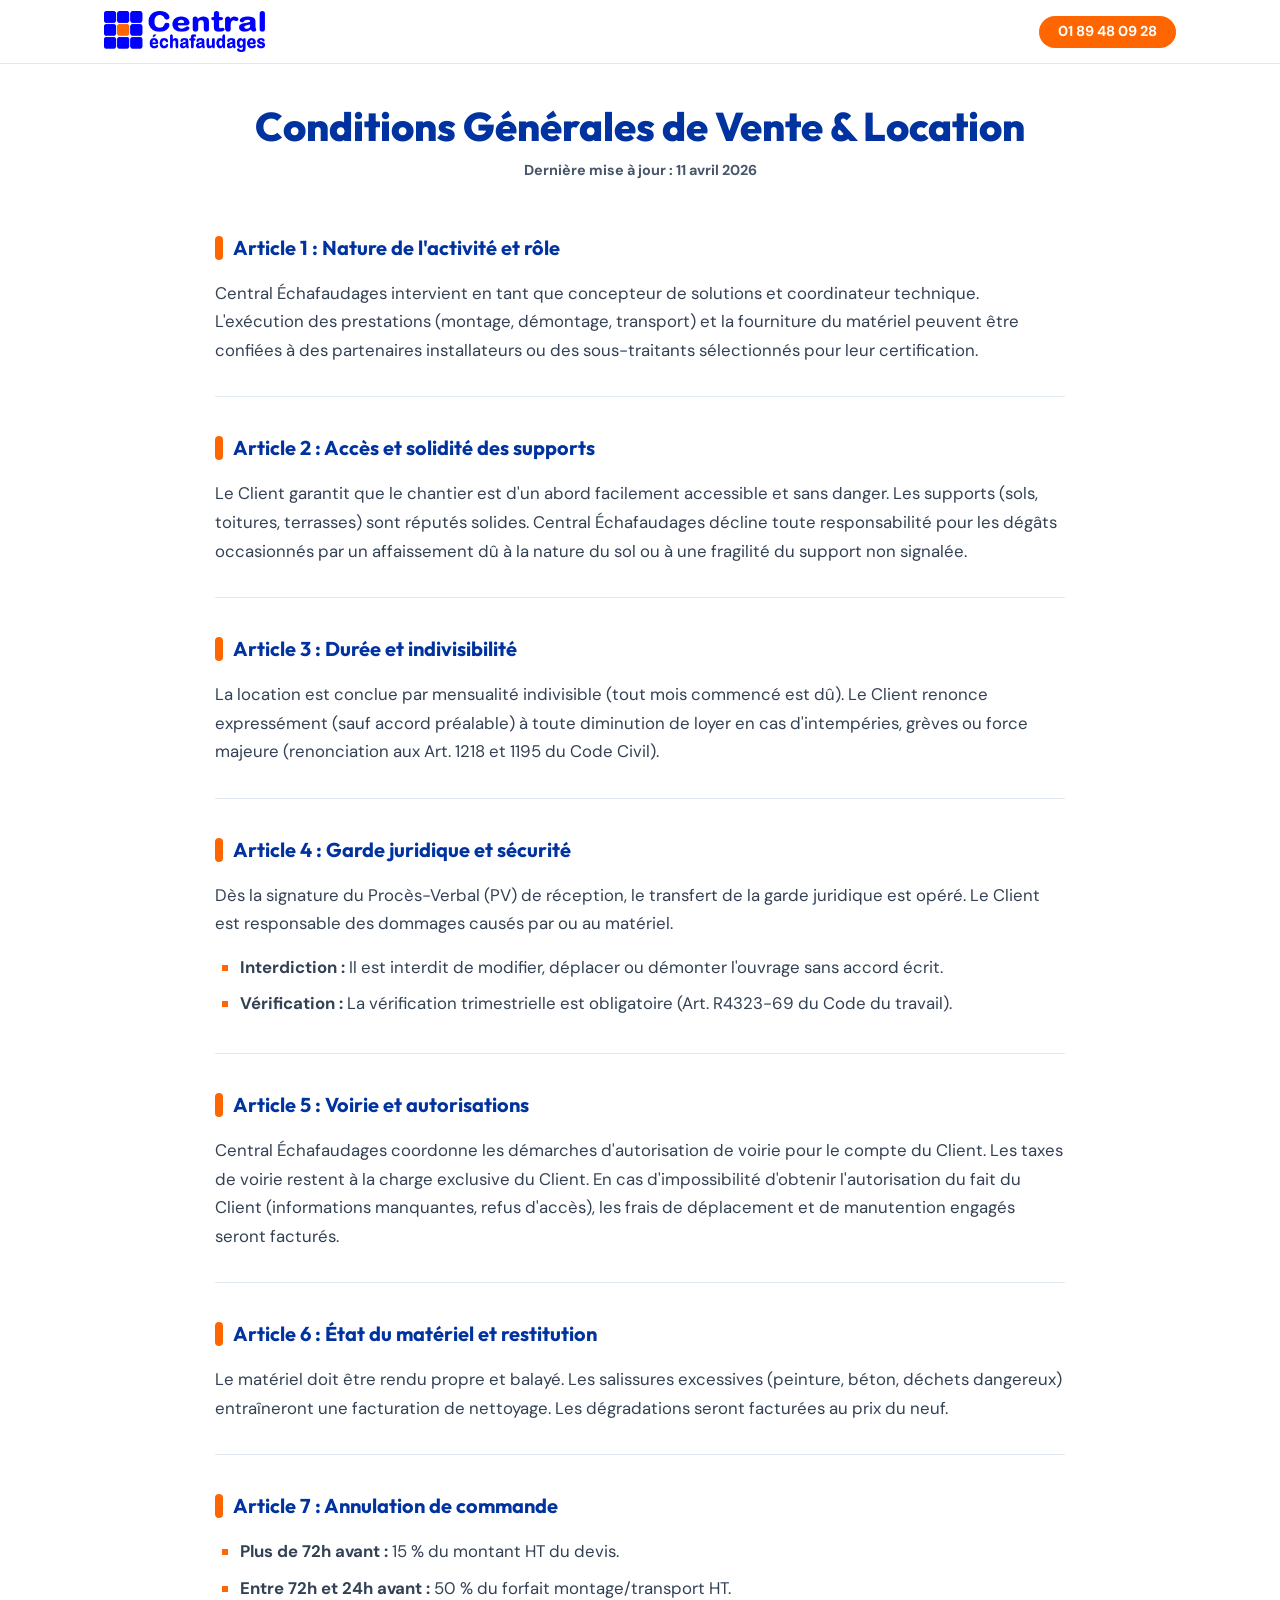
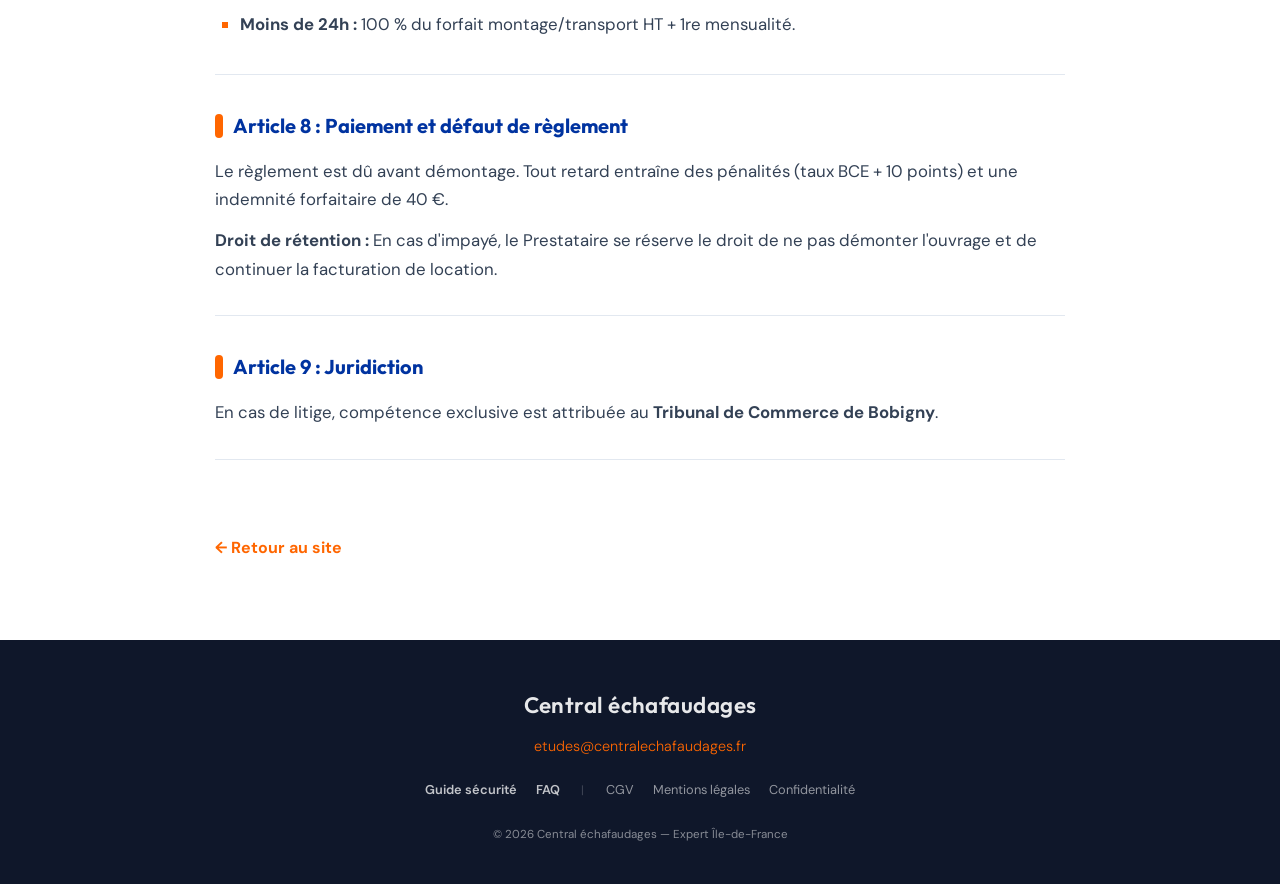
<file: cgv.html>
<!DOCTYPE html>
<html lang="fr" class="legal-page">
<head>
    <meta charset="UTF-8">
    <meta name="viewport" content="width=device-width, initial-scale=1.0">
    <title>CGV | Central Échafaudages</title>
    <meta name="description" content="Conditions Générales de Vente et de Location - Central Échafaudages">

    <link rel="preconnect" href="https://fonts.googleapis.com">
    <link rel="preconnect" href="https://fonts.gstatic.com" crossorigin>
    <link href="https://fonts.googleapis.com/css2?family=DM+Sans:wght@400;700&family=Outfit:wght@700;800&display=swap" rel="stylesheet">
    <link rel="stylesheet" href="style.css">

</head>
<body>

    <header>
        <div class="container">
            <div class="header-inner">
                <a href="index.html#home" class="logo-link" aria-label="Central Échafaudages — accueil">
                    <img src="logo.png" alt="Central Échafaudages" class="logo-img" width="160" height="40">
                </a>
                <a href="tel:0189480928" class="btn-call-header">01 89 48 09 28</a>
            </div>
        </div>
    </header>

    <main class="legal-page">
        <div class="container">
            <div class="legal-content">

                <div class="legal-header">
                    <h1>Conditions Générales de Vente &amp; Location</h1>
                    <p>Dernière mise à jour : 11 avril 2026</p>
                </div>

                <div class="article">
                    <h2>Article 1 : Nature de l'activité et rôle</h2>
                    <p>Central Échafaudages intervient en tant que concepteur de solutions et coordinateur technique. L'exécution des prestations (montage, démontage, transport) et la fourniture du matériel peuvent être confiées à des partenaires installateurs ou des sous-traitants sélectionnés pour leur certification.</p>
                </div>

                <div class="article">
                    <h2>Article 2 : Accès et solidité des supports</h2>
                    <p>Le Client garantit que le chantier est d'un abord facilement accessible et sans danger. Les supports (sols, toitures, terrasses) sont réputés solides. Central Échafaudages décline toute responsabilité pour les dégâts occasionnés par un affaissement dû à la nature du sol ou à une fragilité du support non signalée.</p>
                </div>

                <div class="article">
                    <h2>Article 3 : Durée et indivisibilité</h2>
                    <p>La location est conclue par mensualité indivisible (tout mois commencé est dû). Le Client renonce expressément (sauf accord préalable) à toute diminution de loyer en cas d'intempéries, grèves ou force majeure (renonciation aux Art. 1218 et 1195 du Code Civil). </p>
                </div>

                <div class="article">
                    <h2>Article 4 : Garde juridique et sécurité</h2>
                    <p>Dès la signature du Procès-Verbal (PV) de réception, le transfert de la garde juridique est opéré. Le Client est responsable des dommages causés par ou au matériel.</p>
                    <ul>
                        <li><span><strong>Interdiction :</strong> Il est interdit de modifier, déplacer ou démonter l'ouvrage sans accord écrit.</span></li>
                        <li><span><strong>Vérification :</strong> La vérification trimestrielle est obligatoire (Art. R4323-69 du Code du travail).</span></li>
                    </ul>
                </div>

                <div class="article">
                    <h2>Article 5 : Voirie et autorisations</h2>
                    <!--
                      Note : Central Échafaudages gère les démarches de voirie pour ses clients
                      (cf. description de service). L'article précise la répartition des
                      responsabilités et des coûts entre les parties.
                    -->
                    <p>Central Échafaudages coordonne les démarches d'autorisation de voirie pour le compte du Client. Les taxes de voirie restent à la charge exclusive du Client. En cas d'impossibilité d'obtenir l'autorisation du fait du Client (informations manquantes, refus d'accès), les frais de déplacement et de manutention engagés seront facturés.</p>
                </div>

                <div class="article">
                    <h2>Article 6 : État du matériel et restitution</h2>
                    <p>Le matériel doit être rendu propre et balayé. Les salissures excessives (peinture, béton, déchets dangereux) entraîneront une facturation de nettoyage. Les dégradations seront facturées au prix du neuf.</p>
                </div>

                <div class="article">
                    <h2>Article 7 : Annulation de commande</h2>
                    <ul>
                        <li><span><strong>Plus de 72h avant :</strong> 15 % du montant HT du devis.</span></li>
                        <li><span><strong>Entre 72h et 24h avant :</strong> 50 % du forfait montage/transport HT.</span></li>
                        <li><span><strong>Moins de 24h :</strong> 100 % du forfait montage/transport HT + 1re mensualité.</span></li>
                    </ul>
                </div>

                <div class="article">
                    <h2>Article 8 : Paiement et défaut de règlement</h2>
                    <p>Le règlement est dû avant démontage. Tout retard entraîne des pénalités (taux BCE + 10 points) et une indemnité forfaitaire de 40 €.</p>
                    <p><strong>Droit de rétention :</strong> En cas d'impayé, le Prestataire se réserve le droit de ne pas démonter l'ouvrage et de continuer la facturation de location.</p>
                </div>

                <div class="article">
                    <h2>Article 9 : Juridiction</h2>
                    <p>En cas de litige, compétence exclusive est attribuée au <strong>Tribunal de Commerce de Bobigny</strong>.</p>
                </div>

                <a href="index.html" class="back-link">← Retour au site</a>

            </div>
        </div>
    </main>

    <footer>
        <div class="container">
            <div class="footer-inner">
                <p class="footer-brand">Central échafaudages</p>
                <a href="mailto:etudes&#64;centralechafaudages&#46;fr" class="footer-email">
                    etudes&#64;centralechafaudages&#46;fr
                </a>
                <nav class="footer-links" aria-label="Liens du site">
                    <a href="guide-echafaudage.html" class="footer-link-util">Guide sécurité</a>
                    <a href="faq.html" class="footer-link-util">FAQ</a>
                    
                    <span class="sep" aria-hidden="true">|</span>
                    
                    <a href="cgv.html">CGV</a>
                    <a href="mentions-legales.html">Mentions légales</a>
                    <a href="politique-confidentialite.html">Confidentialité</a>
                </nav>
                <p class="footer-copy">&copy; 2026 Central échafaudages — Expert Île-de-France</p>
            </div>
        </div>
    </footer>

</body>
</html>
</file>
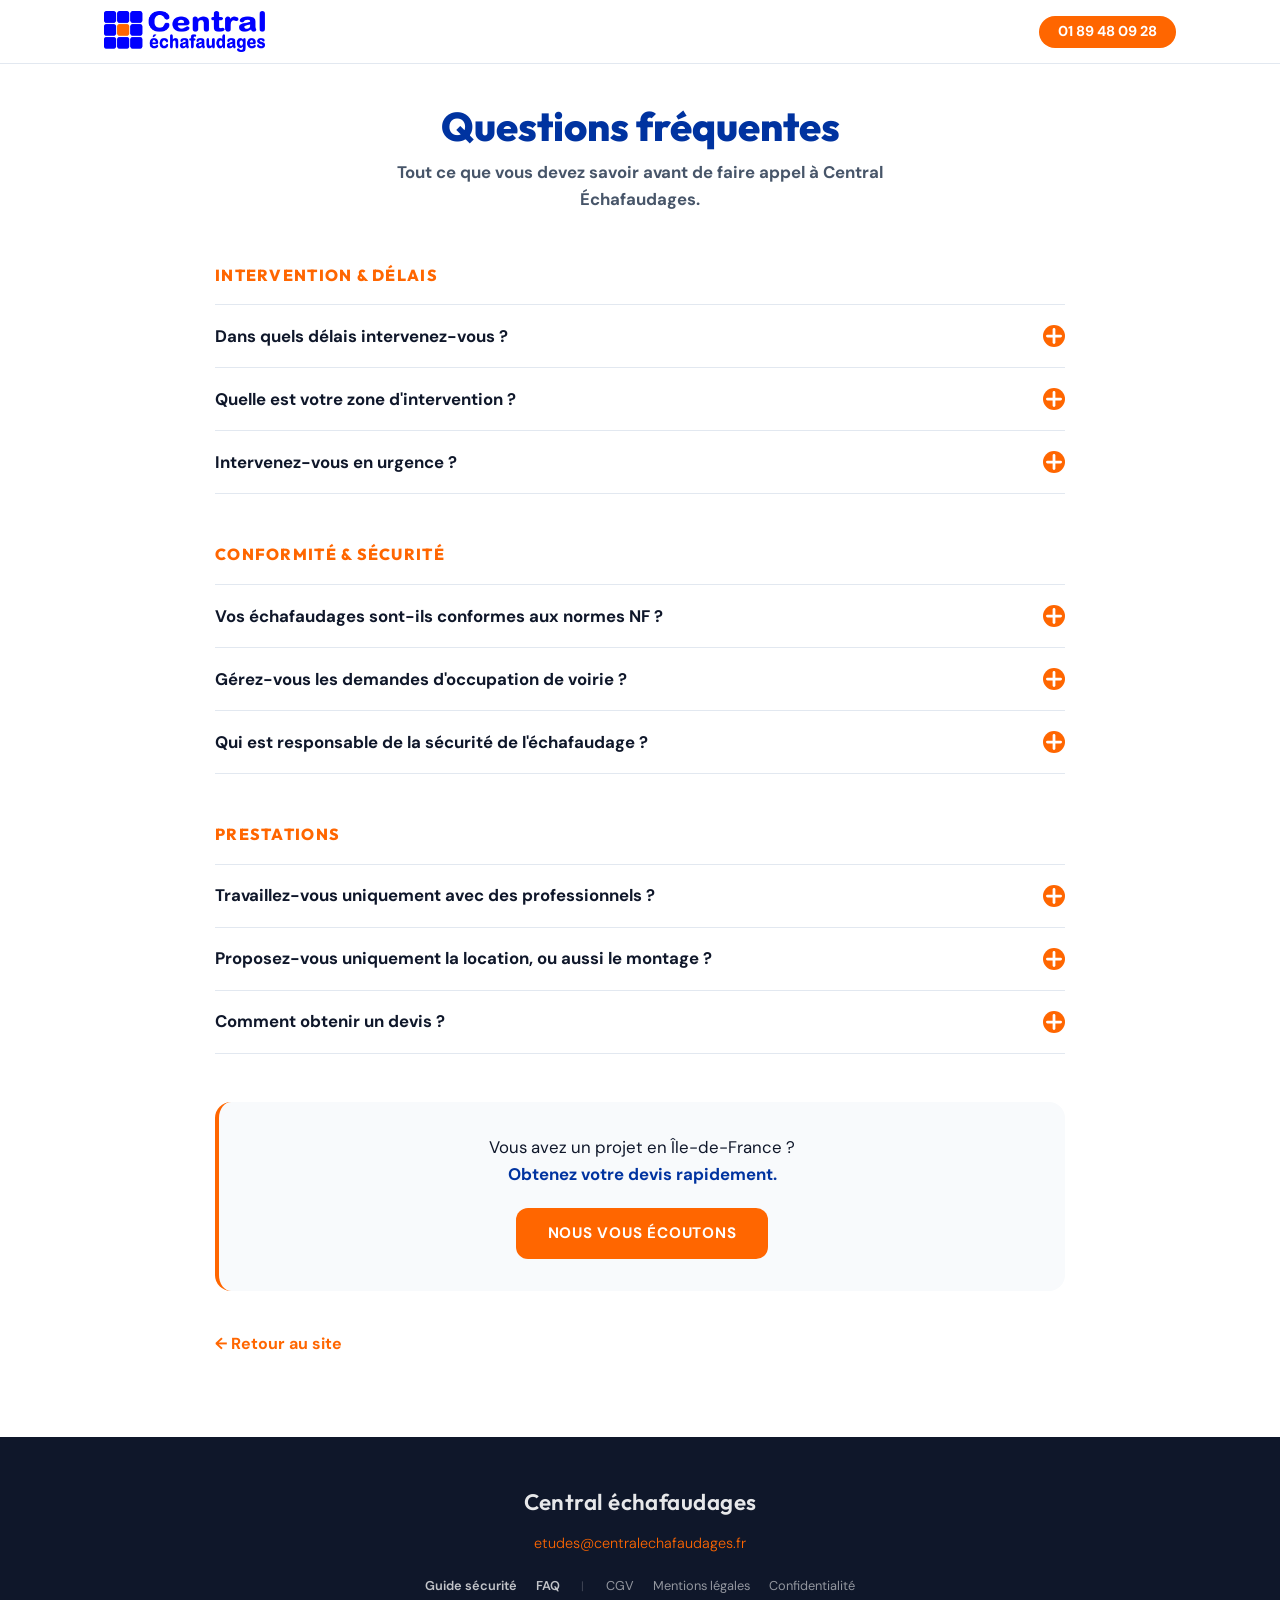
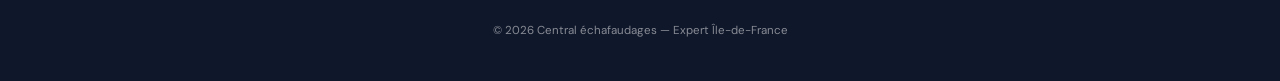
<file: faq.html>
<!DOCTYPE html>
<html lang="fr" class="legal-page">
<head>
    <meta charset="UTF-8">
    <meta name="viewport" content="width=device-width, initial-scale=1.0">
    <title>FAQ — Questions fréquentes | Central Échafaudages</title>
    <meta name="description" content="Délais d'intervention, conformité NF, voirie, zone géographique : toutes les réponses aux questions fréquentes sur les services de Central Échafaudages en Île-de-France.">

    <link rel="canonical" href="https://centralechafaudages.fr/faq.html">

    <link rel="preconnect" href="https://fonts.googleapis.com">
    <link rel="preconnect" href="https://fonts.gstatic.com" crossorigin>
    <link href="https://fonts.googleapis.com/css2?family=DM+Sans:wght@400;700&family=Outfit:wght@700;800&display=swap" rel="stylesheet">
    <link rel="stylesheet" href="style.css">

</head>
<body>

    <header>
        <div class="container">
            <div class="header-inner">
                <a href="index.html#home" class="logo-link" aria-label="Central Échafaudages — accueil">
                    <img src="logo.png" alt="Central Échafaudages" class="logo-img" width="160" height="40">
                </a>
                <a href="tel:0189480928" class="btn-call-header">01 89 48 09 28</a>
            </div>
        </div>
    </header>

    <main class="legal-page">
        <div class="container">
            <div class="legal-content">

                <div class="legal-header">
                    <h1>Questions fréquentes</h1>
                    <p class="subtitle">Tout ce que vous devez savoir avant de faire appel à Central Échafaudages.</p>
                </div>

                <!-- ── Intervention & délais ── -->
                <div class="faq-block">
                    <p class="faq-block-title">Intervention &amp; délais</p>

                    <details class="faq-item">
                        <summary class="faq-question">Dans quels délais intervenez-vous ?</summary>
                        <div class="faq-answer">
                            <p>Nous intervenons généralement sous 48 à 72h après validation du devis, selon la disponibilité des équipes et les contraintes de voirie.</p>
                            <p>Pour les chantiers nécessitant une autorisation de voirie, le délai peut s'étendre selon les délais de traitement en mairie — nous anticipons ces démarches dès la validation de votre commande.</p>
                        </div>
                    </details>

                    <details class="faq-item">
                        <summary class="faq-question">Quelle est votre zone d'intervention ?</summary>
                        <div class="faq-answer">
                            <p>Nous couvrons l'ensemble des 8 départements d'Île-de-France :</p>
                            <ul>
                                <li>Paris (75)</li>
                                <li>Seine-et-Marne (77)</li>
                                <li>Yvelines (78)</li>
                                <li>Essonne (91)</li>
                                <li>Hauts-de-Seine (92)</li>
                                <li>Seine-Saint-Denis (93)</li>
                                <li>Val-de-Marne (94)</li>
                                <li>Val-d'Oise (95)</li>
                            </ul>
                        </div>
                    </details>

                    <details class="faq-item">
                        <summary class="faq-question">Intervenez-vous en urgence ?</summary>
                        <div class="faq-answer">
                            <p>Oui, selon les disponibilités de nos équipes. Appelez-nous directement au <a href="tel:0189480928">01 89 48 09 28</a> pour évaluer la faisabilité d'une intervention urgente.</p>
                        </div>
                    </details>
                </div>

                <!-- ── Conformité & sécurité ── -->
                <div class="faq-block">
                    <p class="faq-block-title">Conformité &amp; sécurité</p>

                    <details class="faq-item">
                        <summary class="faq-question">Vos échafaudages sont-ils conformes aux normes NF ?</summary>
                        <div class="faq-answer">
                            <p>Tous nos échafaudages respectent la norme NF EN 12811. Un <strong>procès-verbal de réception</strong> est remis systématiquement à chaque livraison, garantissant la conformité réglementaire de votre chantier.</p>
                        </div>
                    </details>

                    <details class="faq-item">
                        <summary class="faq-question">Gérez-vous les demandes d'occupation de voirie ?</summary>
                        <div class="faq-answer">
                            <p>Oui, Central Échafaudages prend en charge l'ensemble des démarches administratives : demande d'arrêté de voirie, DICT, et coordination avec les mairies d'Île-de-France.</p>
                            <p>Cette gestion complète vous évite toute démarche administrative et garantit la légalité de l'installation sur l'espace public.</p>
                        </div>
                    </details>

                    <details class="faq-item">
                        <summary class="faq-question">Qui est responsable de la sécurité de l'échafaudage ?</summary>
                        <div class="faq-answer">
                            <p>Central Échafaudages est responsable du montage, de la conformité et de la remise du PV de réception. Une fois l'échafaudage réceptionné par votre équipe, la responsabilité d'utilisation vous incombe.</p>
                            <p>Nous assurons également le démontage en fin de chantier dans les règles de l'art.</p>
                        </div>
                    </details>
                </div>

                <!-- ── Prestations ── -->
                <div class="faq-block">
                    <p class="faq-block-title">Prestations</p>

                    <details class="faq-item">
                        <summary class="faq-question">Travaillez-vous uniquement avec des professionnels ?</summary>
                        <div class="faq-answer">
                            <p>Oui, nous intervenons exclusivement en <strong>B2B</strong> : entreprises de couverture, de ravalement, d'isolation thermique extérieure (ITE), et maîtres d'œuvre en Île-de-France  ; il peut nous arriver cependant de travailler pour  des particuliers</p>
                        </div>
                    </details>

                    <details class="faq-item">
                        <summary class="faq-question">Proposez-vous uniquement la location, ou aussi le montage ?</summary>
                        <div class="faq-answer">
                            <p>Les deux. Notre offre est clé en main : étude technique sur site, livraison, montage par nos équipes, remise du PV de réception, et démontage en fin de chantier.</p>
                        </div>
                    </details>

                    <details class="faq-item">
                        <summary class="faq-question">Comment obtenir un devis ?</summary>
                        <div class="faq-answer">
                            <p>Le plus simple est d'utiliser notre <a href="index.html#contact">formulaire de devis express</a> sur la page d'accueil. Vous pouvez aussi nous appeler directement au <a href="tel:0189480928">01 89 48 09 28</a>.</p>
                            <p>Nous vous répondons très rapidement après réception de votre demande.</p>
                        </div>
                    </details>
                </div>

                <!-- ── CTA ── -->
                <div class="faq-cta">
    <p>Vous avez un projet en Île-de-France ?<br>
    <strong>Obtenez votre devis rapidement.</strong></p>
    <a href="index.html#contact" class="btn-orange">Nous vous écoutons</a>
</div>

                <a href="index.html" class="back-link">← Retour au site</a>

            </div>
        </div>
    </main>

    <footer>
        <div class="container">
            <div class="footer-inner">
                <p class="footer-brand">Central échafaudages</p>
                <a href="mailto:etudes&#64;centralechafaudages&#46;fr" class="footer-email">
                    etudes&#64;centralechafaudages&#46;fr
                </a>
                <nav class="footer-links" aria-label="Liens du site">
                    <a href="guide-echafaudage.html" class="footer-link-util">Guide sécurité</a>
                    <a href="faq.html" class="footer-link-util">FAQ</a>
                    
                    <span class="sep" aria-hidden="true">|</span>
                    
                    <a href="cgv.html">CGV</a>
                    <a href="mentions-legales.html">Mentions légales</a>
                    <a href="politique-confidentialite.html">Confidentialité</a>
                </nav>
                <p class="footer-copy">&copy; 2026 Central échafaudages — Expert Île-de-France</p>
            </div>
        </div>
    </footer>

</body>
</html>
</file>
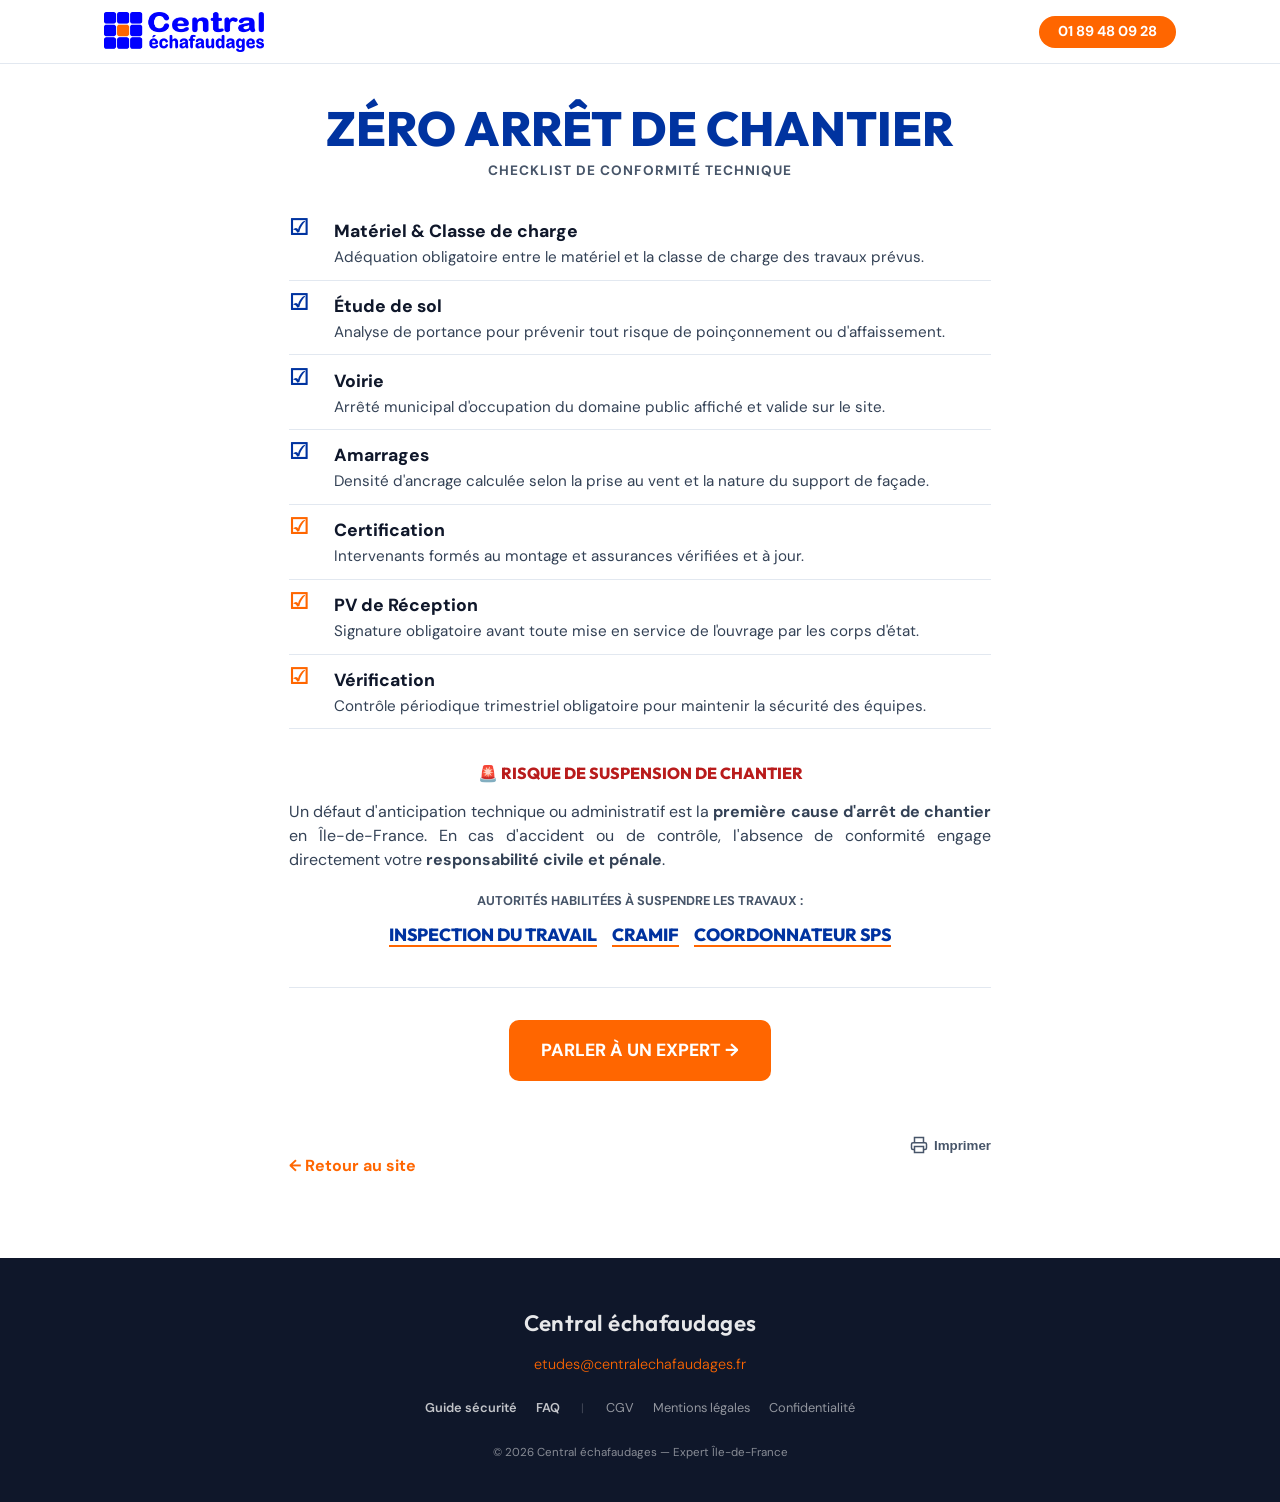
<file: guide-echafaudage.html>
<!DOCTYPE html>
<html lang="fr" class="legal-page">
<head>
    <meta charset="UTF-8">
    <meta name="viewport" content="width=device-width, initial-scale=1.0">
    <title>Checklist Sécurité Échafaudage | Central Échafaudages</title>
    
    <link rel="preconnect" href="https://fonts.googleapis.com">
    <link rel="preconnect" href="https://fonts.gstatic.com" crossorigin>
    <link href="https://fonts.googleapis.com/css2?family=DM+Sans:wght@400;700&family=Outfit:wght@700;800&display=swap" rel="stylesheet">
    <link rel="stylesheet" href="style.css">

</head>
<body>

    <header id="site-header">
        <div class="container">
            <div class="header-inner">
                <a href="index.html#home" class="logo-link">
                    <img src="logo.png" alt="Central Échafaudages" width="160" height="40">
                </a>
                <a href="tel:0189480928" class="btn-call-header">01 89 48 09 28</a>
            </div>
        </div>
    </header>

    <main class="legal-page">
        <div class="container">
            <div class="guide-wrap">

                <div class="guide-header">
                    <h1>Zéro arrêt de chantier</h1>
                    <p class="guide-subtitle">Checklist de conformité technique</p>
                </div>

                <div class="checklist">
                    <div class="check-item">
                        <div class="check-box">☑</div>
                        <div class="check-body">
                            <strong class="check-title">Matériel & Classe de charge</strong>
                            <p class="check-desc">Adéquation obligatoire entre le matériel et la classe de charge des travaux prévus.</p>
                        </div>
                    </div>
                    <div class="check-item">
                        <div class="check-box">☑</div>
                        <div class="check-body">
                            <strong class="check-title">Étude de sol</strong>
                            <p class="check-desc">Analyse de portance pour prévenir tout risque de poinçonnement ou d'affaissement.</p>
                        </div>
                    </div>
                    <div class="check-item">
                        <div class="check-box">☑</div>
                        <div class="check-body">
                            <strong class="check-title">Voirie</strong>
                            <p class="check-desc">Arrêté municipal d'occupation du domaine public affiché et valide sur le site.</p>
                        </div>
                    </div>
                    <div class="check-item">
                        <div class="check-box">☑</div>
                        <div class="check-body">
                            <strong class="check-title">Amarrages</strong>
                            <p class="check-desc">Densité d'ancrage calculée selon la prise au vent et la nature du support de façade.</p>
                        </div>
                    </div>
                    <div class="check-item">
                        <div class="check-box">☑</div>
                        <div class="check-body">
                            <strong class="check-title">Certification</strong>
                            <p class="check-desc">Intervenants formés au montage et assurances vérifiées et à jour.</p>
                        </div>
                    </div>
                    <div class="check-item">
                        <div class="check-box">☑</div>
                        <div class="check-body">
                            <strong class="check-title">PV de Réception</strong>
                            <p class="check-desc">Signature obligatoire avant toute mise en service de l'ouvrage par les corps d'état.</p>
                        </div>
                    </div>
                    <div class="check-item">
                        <div class="check-box">☑</div>
                        <div class="check-body">
                            <strong class="check-title">Vérification</strong>
                            <p class="check-desc">Contrôle périodique trimestriel obligatoire pour maintenir la sécurité des équipes.</p>
                        </div>
                    </div>
                </div>

                <div class="warning-zone">
                    <span class="warning-kicker">🚨 Risque de suspension de chantier</span>
                    <p class="warning-text">
                        Un défaut d'anticipation technique ou administratif est la <strong>première cause d'arrêt de chantier</strong> en Île-de-France. En cas d'accident ou de contrôle, l'absence de conformité engage directement votre <strong>responsabilité civile et pénale</strong>.
                    </p>
                    
                    <div class="authority-box">
                        <span class="authority-label">Autorités habilitées à suspendre les travaux :</span>
                       <div class="org-list">
                            <span class="org-name">INSPECTION DU TRAVAIL</span>
                            <span class="org-name">CRAMIF</span>
                            <span class="org-name">COORDONNATEUR SPS</span>
                        </div>
                    </div>
                </div>

                <div class="print-only print-footer-info">
                    <div class="print-info-left">
                        <strong>Central Échafaudages</strong>
                        <span>votre spécialiste échafaudages</span>
                    </div>
                    <div class="print-info-right">
                        tél. : 01 89 48 09 28<br>
                        etudes@centralechafaudages.fr<br>
                        RCS B 945 340 164
                    </div>
                </div>

                <div class="cta-container">
                    <a href="mailto:etudes@centralechafaudages.fr?subject=Audit Sécurité" class="cta-btn-primary" id="expert-cta">Parler à un expert →</a>
                    <div class="secondary-actions">
                        <a href="index.html" class="back-link">← Retour au site</a>
                        <button class="print-btn" onclick="window.print()">
                            <svg width="18" height="18" viewBox="0 0 24 24" fill="none" stroke="currentColor" stroke-width="2"><polyline points="6 9 6 2 18 2 18 9"></polyline><path d="M6 18H4a2 2 0 0 1-2-2v-5a2 2 0 0 1 2-2h16a2 2 0 0 1 2 2v5a2 2 0 0 1-2 2h-2"></path><rect x="6" y="14" width="12" height="8"></rect></svg>
                            Imprimer
                        </button>
                    </div>
                </div>

            </div>
        </div>
    </main>

    <footer>
        <div class="container">
            <div class="footer-inner">
                <p class="footer-brand">Central échafaudages</p>
                <a href="mailto:etudes&#64;centralechafaudages&#46;fr" class="footer-email">
                    etudes&#64;centralechafaudages&#46;fr
                </a>
                <nav class="footer-links" aria-label="Liens du site">
                    <a href="guide-echafaudage.html" class="footer-link-util">Guide sécurité</a>
                    <a href="faq.html" class="footer-link-util">FAQ</a>
                    
                    <span class="sep" aria-hidden="true">|</span>
                    
                    <a href="cgv.html">CGV</a>
                    <a href="mentions-legales.html">Mentions légales</a>
                    <a href="politique-confidentialite.html">Confidentialité</a>
                </nav>
                <p class="footer-copy">&copy; 2026 Central échafaudages — Expert Île-de-France</p>
            </div>
        </div>
    </footer>

    <script>
    document.addEventListener('DOMContentLoaded', function() {
        const ctaBtn = document.getElementById('expert-cta');
        const isMobile = window.innerWidth <= 768 || /iPhone|iPad|iPod|Android/i.test(navigator.userAgent);
        if (isMobile) {
            ctaBtn.setAttribute('href', 'tel:0189480928');
        } else {
            const email = "etudes@centralechafaudages.fr";
            const subject = encodeURIComponent("Demande d'audit sécurité — Central Échafaudages");
            const body = encodeURIComponent("Bonjour Michel,\n\nJ'ai consulté votre checklist sécurité. J'aimerais solliciter un audit pour mon projet situé à : \n\nCordialement,");
            ctaBtn.setAttribute('href', `mailto:${email}?subject=${subject}&body=${body}`);
        }
    });
    </script>
</body>
</html>
</file>
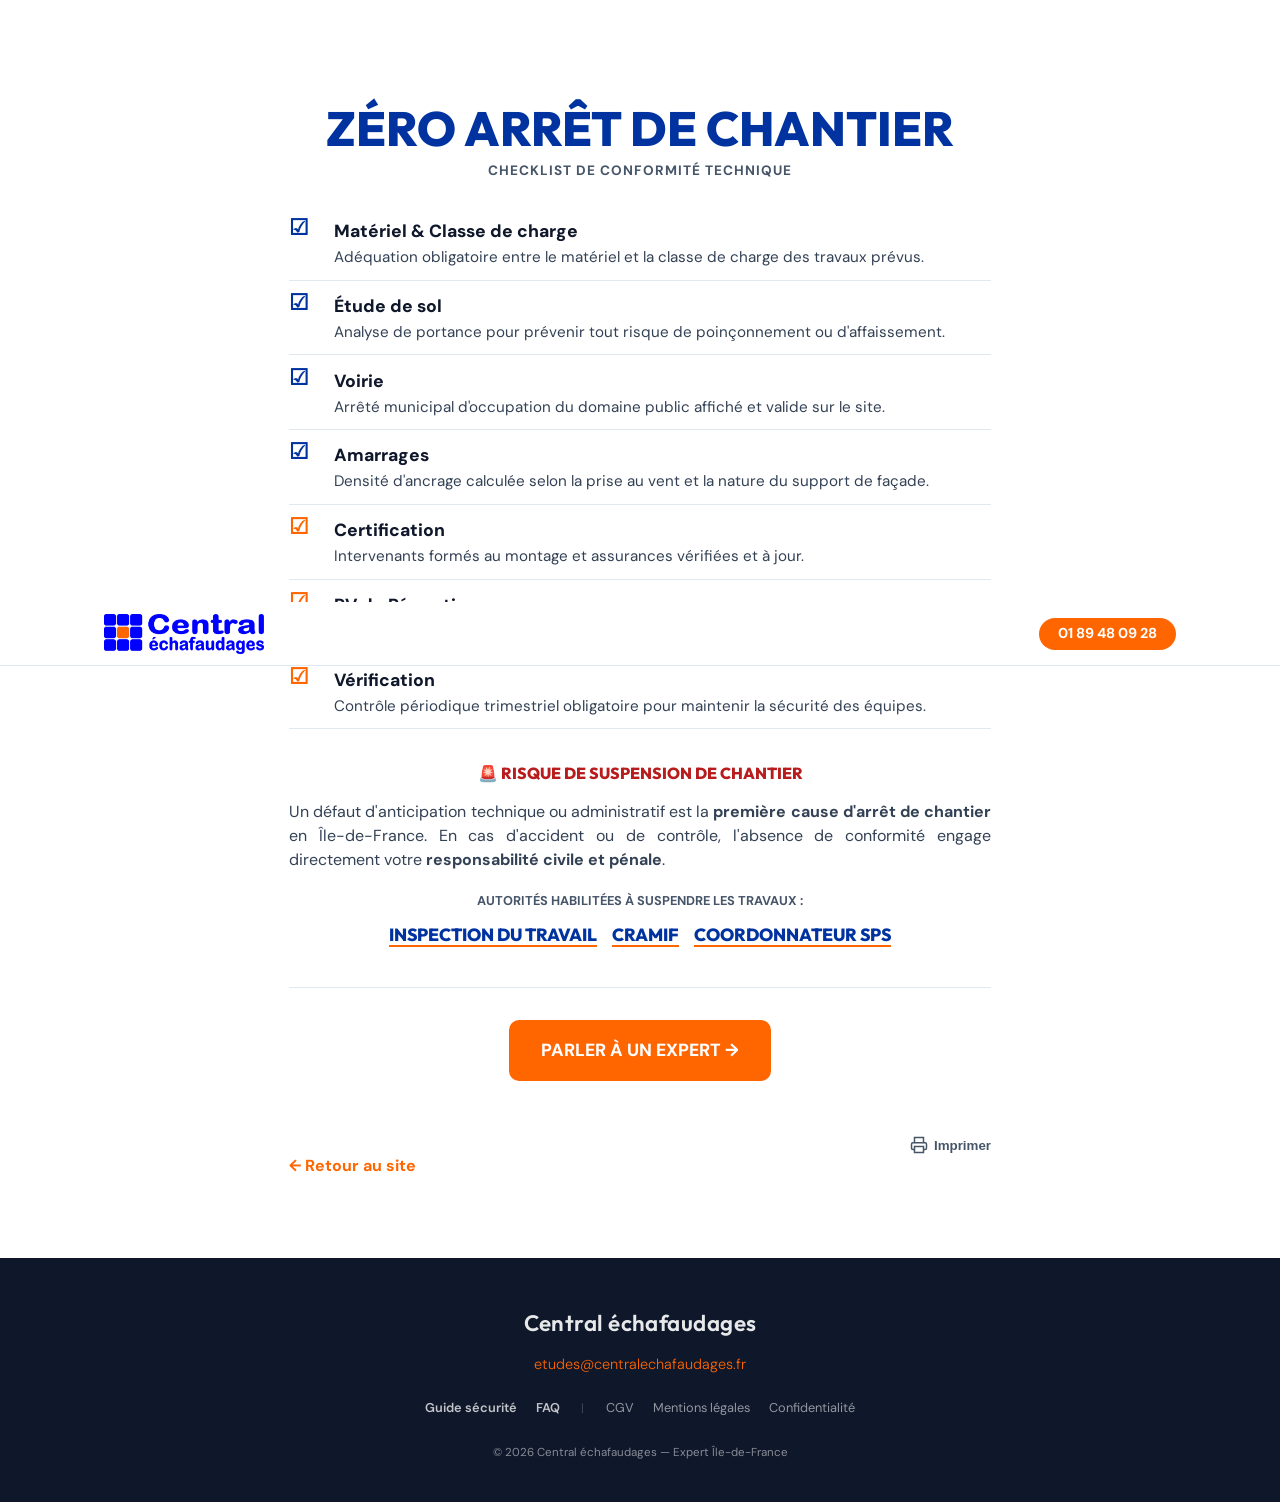
<file: guide-echafaudages.html>
<!DOCTYPE html>
<html lang="fr" class="no-snap">
<head>
    <meta charset="UTF-8">
    <meta name="viewport" content="width=device-width, initial-scale=1.0">
    <title>Checklist Sécurité Échafaudage | Central Échafaudages</title>
    
    <link rel="preconnect" href="https://fonts.googleapis.com">
    <link rel="preconnect" href="https://fonts.gstatic.com" crossorigin>
    <link href="https://fonts.googleapis.com/css2?family=DM+Sans:wght@400;700&family=Outfit:wght@700;800&display=swap" rel="stylesheet">
    <link rel="stylesheet" href="style.css">

</head>
<body>

    <header id="site-header">
        <div class="container">
            <div class="header-inner">
                <a href="index.html#home" class="logo-link">
                    <img src="logo.png" alt="Central Échafaudages" width="160" height="40">
                </a>
                <a href="tel:0189480928" class="btn-call-header">01 89 48 09 28</a>
            </div>
        </div>
    </header>

    <main>
        <div class="container">
            <div class="guide-wrap">

                <div class="guide-header">
                    <h1>Zéro arrêt de chantier</h1>
                    <p style="font-weight: 700; color: var(--mid); text-transform: uppercase; letter-spacing: 1px; font-size: 0.85rem; margin:0;">Checklist de conformité technique</p>
                </div>

                <div class="checklist">
                    <div class="check-item">
                        <div class="check-box">☑</div>
                        <div class="check-body">
                            <strong class="check-title">Matériel & Classe de charge</strong>
                            <p class="check-desc">Adéquation obligatoire entre le matériel et la classe de charge des travaux prévus.</p>
                        </div>
                    </div>
                    <div class="check-item">
                        <div class="check-box">☑</div>
                        <div class="check-body">
                            <strong class="check-title">Étude de sol</strong>
                            <p class="check-desc">Analyse de portance pour prévenir tout risque de poinçonnement ou d'affaissement.</p>
                        </div>
                    </div>
                    <div class="check-item">
                        <div class="check-box">☑</div>
                        <div class="check-body">
                            <strong class="check-title">Voirie</strong>
                            <p class="check-desc">Arrêté municipal d'occupation du domaine public affiché et valide sur le site.</p>
                        </div>
                    </div>
                    <div class="check-item">
                        <div class="check-box">☑</div>
                        <div class="check-body">
                            <strong class="check-title">Amarrages</strong>
                            <p class="check-desc">Densité d'ancrage calculée selon la prise au vent et la nature du support de façade.</p>
                        </div>
                    </div>
                    <div class="check-item">
                        <div class="check-box">☑</div>
                        <div class="check-body">
                            <strong class="check-title">Certification</strong>
                            <p class="check-desc">Intervenants formés au montage et assurances vérifiées et à jour.</p>
                        </div>
                    </div>
                    <div class="check-item">
                        <div class="check-box">☑</div>
                        <div class="check-body">
                            <strong class="check-title">PV de Réception</strong>
                            <p class="check-desc">Signature obligatoire avant toute mise en service de l'ouvrage par les corps d'état.</p>
                        </div>
                    </div>
                    <div class="check-item">
                        <div class="check-box">☑</div>
                        <div class="check-body">
                            <strong class="check-title">Vérification</strong>
                            <p class="check-desc">Contrôle périodique trimestriel obligatoire pour maintenir la sécurité des équipes.</p>
                        </div>
                    </div>
                </div>

                <div class="warning-zone">
                    <span class="warning-kicker">🚨 Risque de suspension de chantier</span>
                    <p class="warning-text">
                        Un défaut d'anticipation technique ou administratif est la <strong>première cause d'arrêt de chantier</strong> en Île-de-France. En cas d'accident ou de contrôle, l'absence de conformité engage directement votre <strong>responsabilité civile et pénale</strong>.
                    </p>
                    
                    <div class="authority-box">
                        <span class="authority-label">Autorités habilitées à suspendre les travaux :</span>
                        <div style="display:flex; gap:15px; flex-wrap:wrap; justify-content:center; margin-top:5px;">
                            <span class="org-name">INSPECTION DU TRAVAIL</span>
                            <span class="org-name">CRAMIF</span>
                            <span class="org-name">COORDONNATEUR SPS</span>
                        </div>
                    </div>
                </div>

                <div class="print-only print-footer-info">
                    <div class="print-info-left">
                        <strong>Central Échafaudages</strong>
                        <span>votre spécialiste échafaudages</span>
                    </div>
                    <div class="print-info-right">
                        tél. : 01 89 48 09 28<br>
                        etudes@centralechafaudages.fr<br>
                        RCS B 945 340 164
                    </div>
                </div>

                <div class="cta-container">
                    <a href="mailto:etudes@centralechafaudages.fr?subject=Audit Sécurité" class="cta-btn-primary" id="expert-cta">Parler à un expert →</a>
                    <div class="secondary-actions">
                        <a href="index.html" class="back-link">← Retour au site</a>
                        <button class="print-btn" onclick="window.print()">
                            <svg width="18" height="18" viewBox="0 0 24 24" fill="none" stroke="currentColor" stroke-width="2"><polyline points="6 9 6 2 18 2 18 9"></polyline><path d="M6 18H4a2 2 0 0 1-2-2v-5a2 2 0 0 1 2-2h16a2 2 0 0 1 2 2v5a2 2 0 0 1-2 2h-2"></path><rect x="6" y="14" width="12" height="8"></rect></svg>
                            Imprimer
                        </button>
                    </div>
                </div>

            </div>
        </div>
    </main>

    <footer>
        <div class="container">
            <div class="footer-inner">
                <p class="footer-brand">Central échafaudages</p>
                <a href="mailto:etudes&#64;centralechafaudages&#46;fr" class="footer-email">
                    etudes&#64;centralechafaudages&#46;fr
                </a>
                <nav class="footer-links" aria-label="Liens du site">
                    <a href="guide-echafaudage.html" class="footer-link-util">Guide sécurité</a>
                    <a href="faq.html" class="footer-link-util">FAQ</a>
                    
                    <span class="sep" aria-hidden="true">|</span>
                    
                    <a href="cgv.html">CGV</a>
                    <a href="mentions-legales.html">Mentions légales</a>
                    <a href="politique-confidentialite.html">Confidentialité</a>
                </nav>
                <p class="footer-copy">&copy; 2026 Central échafaudages — Expert Île-de-France</p>
            </div>
        </div>
    </footer>

    <script>
    document.addEventListener('DOMContentLoaded', function() {
        const ctaBtn = document.getElementById('expert-cta');
        const isMobile = window.innerWidth <= 768 || /iPhone|iPad|iPod|Android/i.test(navigator.userAgent);
        if (isMobile) {
            ctaBtn.setAttribute('href', 'tel:0189480928');
        } else {
            const email = "etudes@centralechafaudages.fr";
            const subject = encodeURIComponent("Demande d'audit sécurité — Central Échafaudages");
            const body = encodeURIComponent("Bonjour Michel,\n\nJ'ai consulté votre checklist sécurité. J'aimerais solliciter un audit pour mon projet situé à : \n\nCordialement,");
            ctaBtn.setAttribute('href', `mailto:${email}?subject=${subject}&body=${body}`);
        }
    });
    </script>
</body>
</html>
</file>
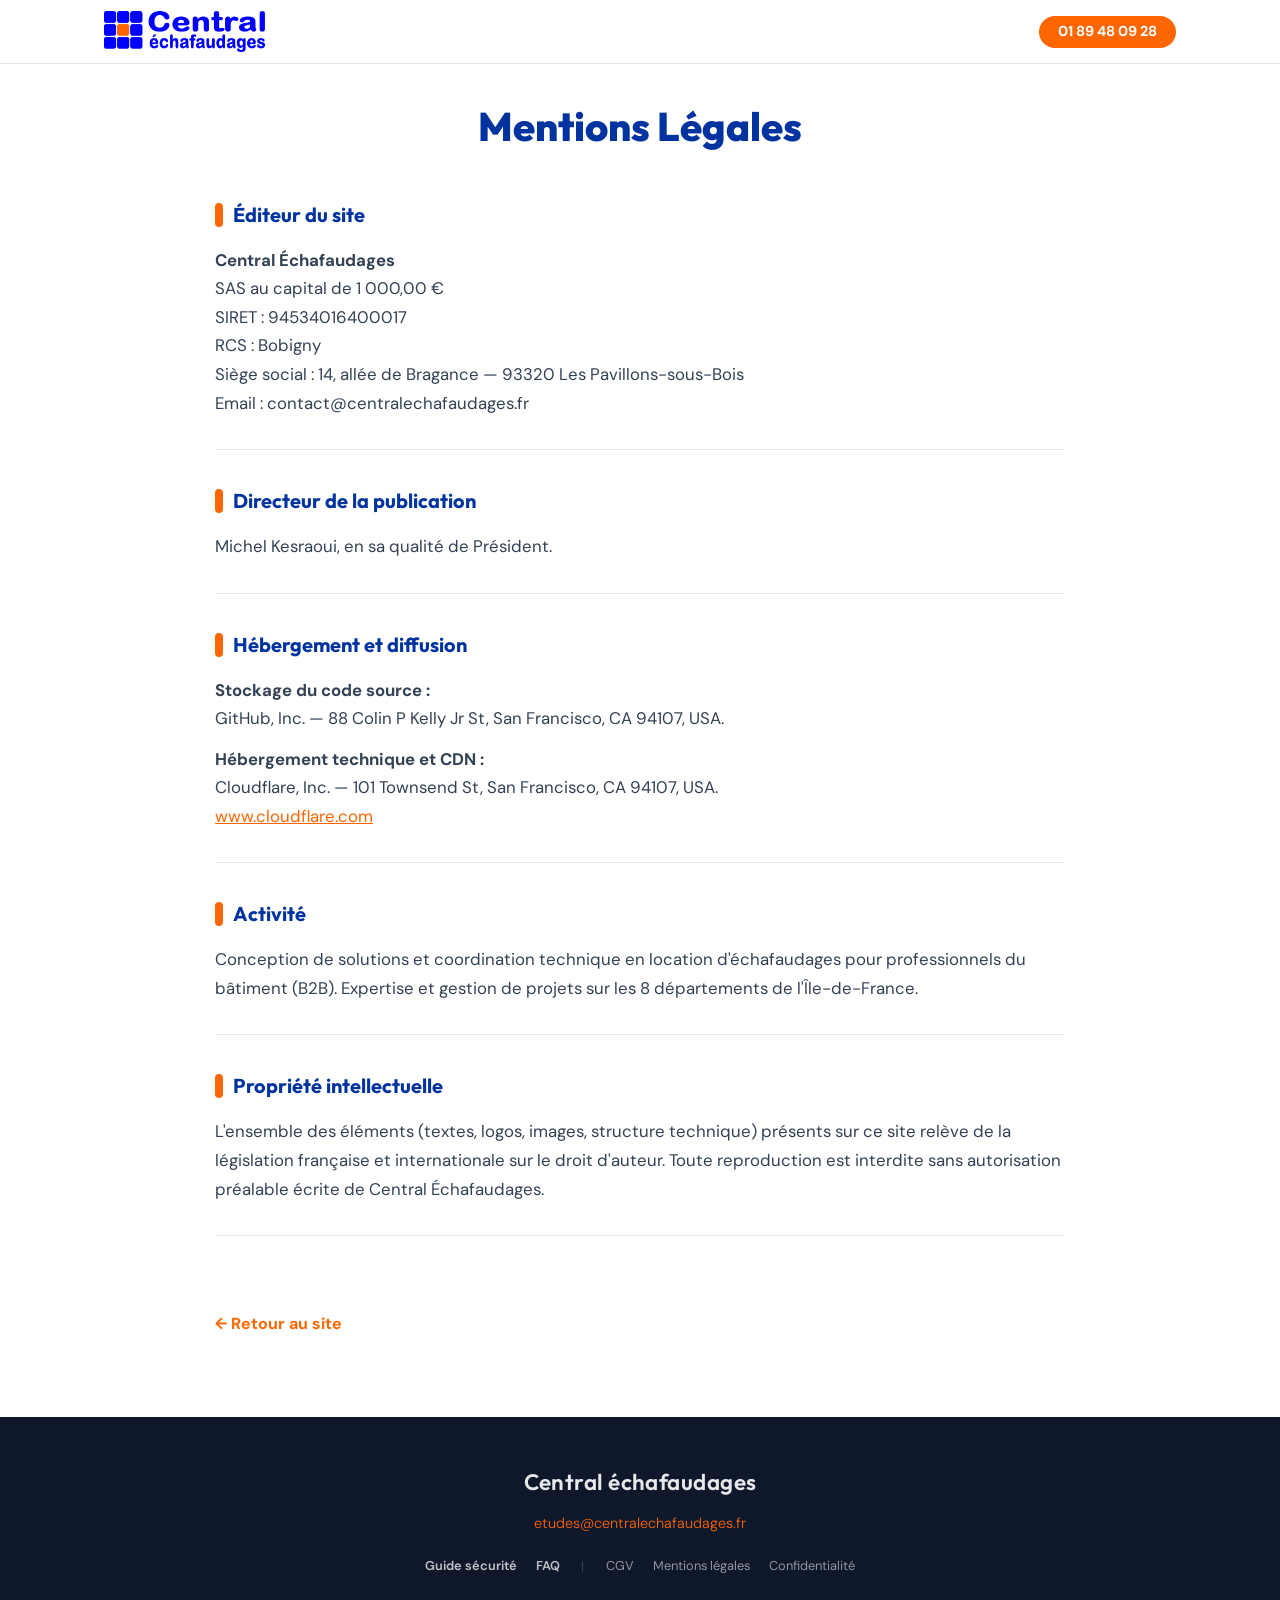
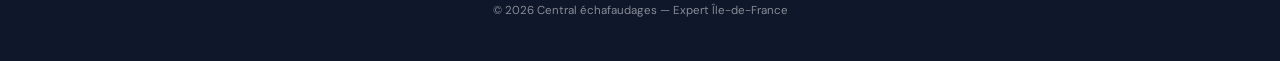
<file: mentions-legales.html>
<!DOCTYPE html>
<html lang="fr" class="legal-page">
<head>
    <meta charset="UTF-8">
    <meta name="viewport" content="width=device-width, initial-scale=1.0">
    <title>Mentions Légales | Central Échafaudages</title>
    <meta name="description" content="Mentions légales de la société Central Échafaudages - Expert en Île-de-France.">

    <link rel="preconnect" href="https://fonts.googleapis.com">
    <link rel="preconnect" href="https://fonts.gstatic.com" crossorigin>
    <link href="https://fonts.googleapis.com/css2?family=DM+Sans:wght@400;700&family=Outfit:wght@700;800&display=swap" rel="stylesheet">
    <link rel="stylesheet" href="style.css">

    
</head>
<body>

    <header>
        <div class="container">
            <div class="header-inner">
                <a href="index.html#home" class="logo-link" aria-label="Central Échafaudages — accueil">
                    <img src="logo.png" alt="Central Échafaudages" class="logo-img" width="160" height="40">
                </a>
                <a href="tel:0189480928" class="btn-call-header">01 89 48 09 28</a>
            </div>
        </div>
    </header>

    <main class="legal-page">
        <div class="container">
            <div class="legal-content">

                <div class="legal-header">
                    <h1>Mentions Légales</h1>
                </div>

                <div class="article">
                    <h2>Éditeur du site</h2>
                    <p>
                        <strong>Central Échafaudages</strong><br>
                        SAS au capital de 1 000,00 €<br>
                        SIRET : 94534016400017<br>
                        RCS : Bobigny<br>
                        Siège social : 14, allée de Bragance — 93320 Les Pavillons-sous-Bois<br>
                        Email : contact&#64;centralechafaudages&#46;fr
                    </p>
                </div>

                <div class="article">
                    <h2>Directeur de la publication</h2>
                    <p>Michel Kesraoui, en sa qualité de Président.</p>
                </div>

                <div class="article">
                    <h2>Hébergement et diffusion</h2>
                    <p>
                        <strong>Stockage du code source :</strong><br>
                        GitHub, Inc. — 88 Colin P Kelly Jr St, San Francisco, CA 94107, USA.
                    </p>
                    <p>
                        <strong>Hébergement technique et CDN :</strong><br>
                        Cloudflare, Inc. — 101 Townsend St, San Francisco, CA 94107, USA.<br>
                        <a href="https://www.cloudflare.com" target="_blank" rel="noopener noreferrer">www.cloudflare.com</a>
                    </p>
                </div>

                <div class="article">
                    <h2>Activité</h2>
                    <p>Conception de solutions et coordination technique en location d'échafaudages pour professionnels du bâtiment (B2B). Expertise et gestion de projets sur les 8 départements de l'Île-de-France.</p>
                </div>

                <div class="article">
                    <h2>Propriété intellectuelle</h2>
                    <p>L'ensemble des éléments (textes, logos, images, structure technique) présents sur ce site relève de la législation française et internationale sur le droit d'auteur. Toute reproduction est interdite sans autorisation préalable écrite de Central Échafaudages.</p>
                </div>

                <a href="index.html" class="back-link">← Retour au site</a>

            </div>
        </div>
    </main>

     <footer>
        <div class="container">
            <div class="footer-inner">
                <p class="footer-brand">Central échafaudages</p>
                <a href="mailto:etudes&#64;centralechafaudages&#46;fr" class="footer-email">
                    etudes&#64;centralechafaudages&#46;fr
                </a>
                <nav class="footer-links" aria-label="Liens du site">
                    <a href="guide-echafaudage.html" class="footer-link-util">Guide sécurité</a>
                    <a href="faq.html" class="footer-link-util">FAQ</a>
                    
                    <span class="sep" aria-hidden="true">|</span>
                    
                    <a href="cgv.html">CGV</a>
                    <a href="mentions-legales.html">Mentions légales</a>
                    <a href="politique-confidentialite.html">Confidentialité</a>
                </nav>
                <p class="footer-copy">&copy; 2026 Central échafaudages — Expert Île-de-France</p>
            </div>
        </div>
    </footer>

</body>
</html>
</file>
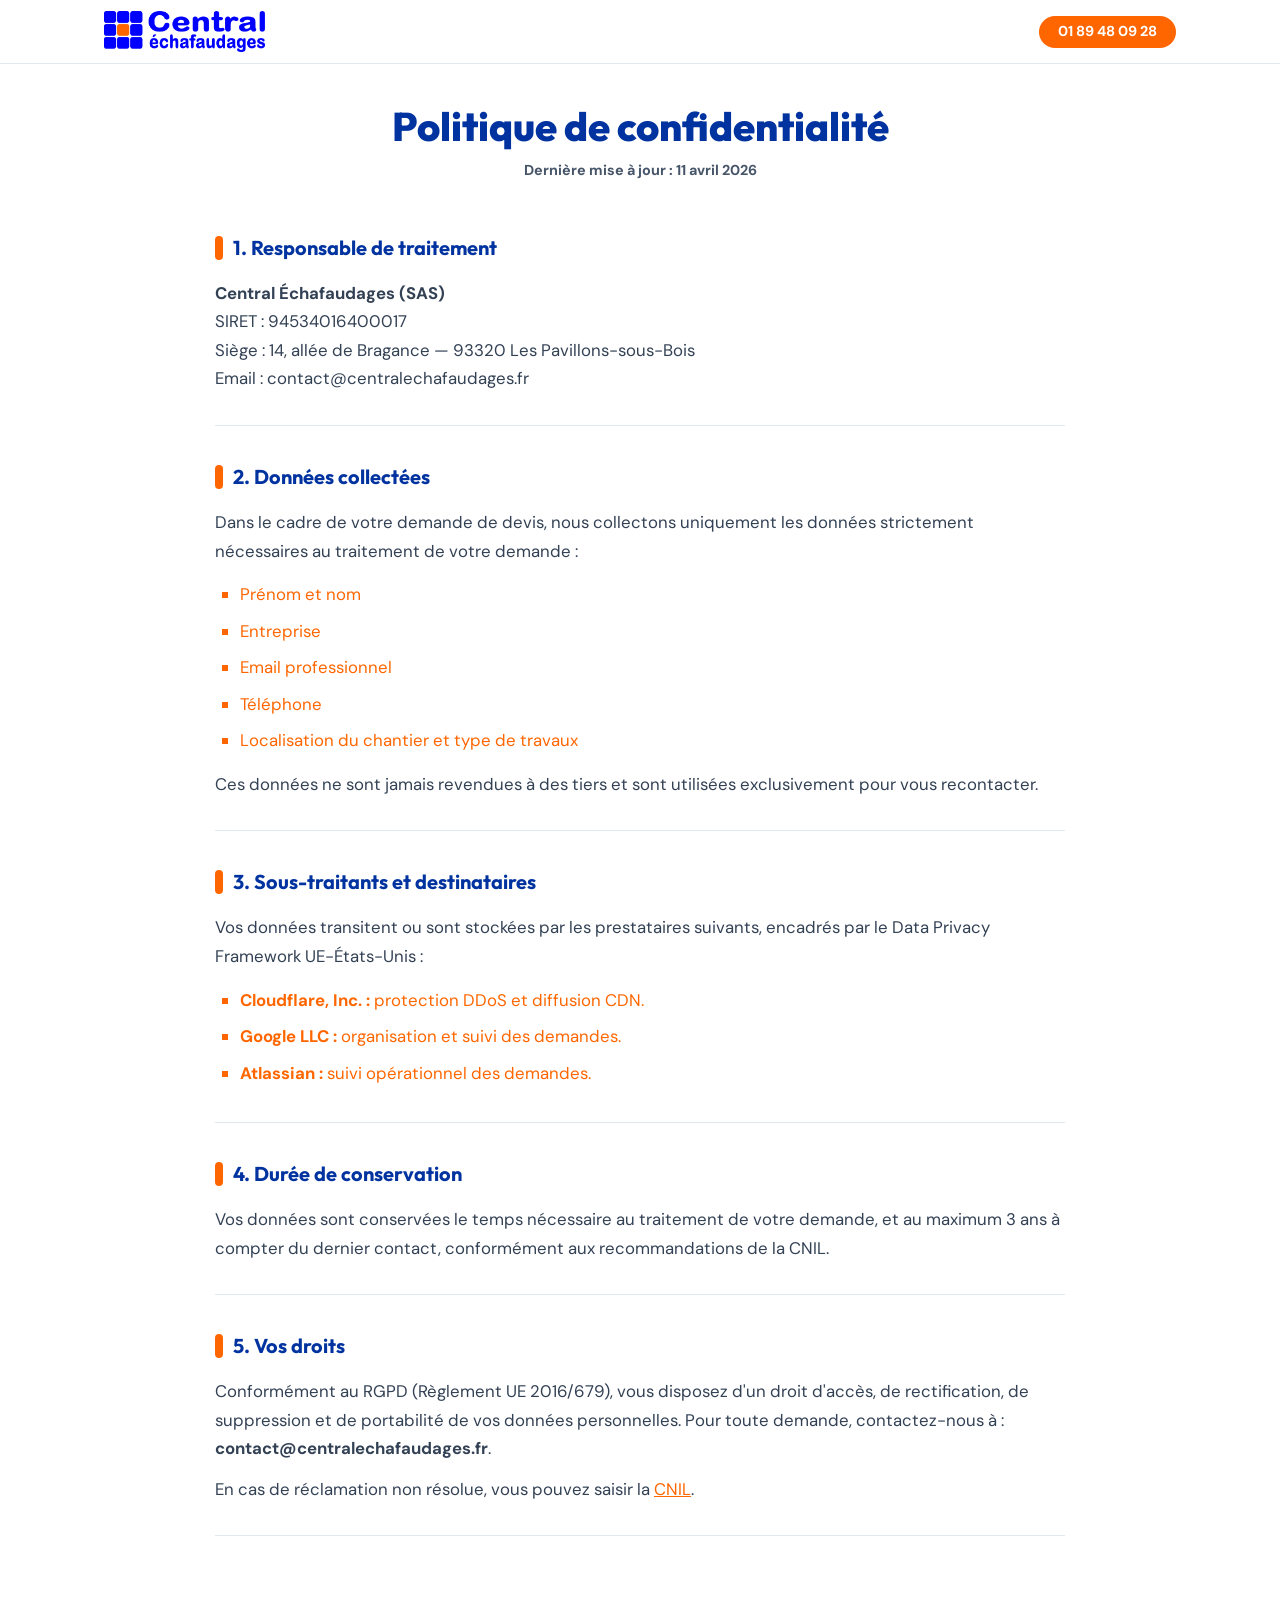
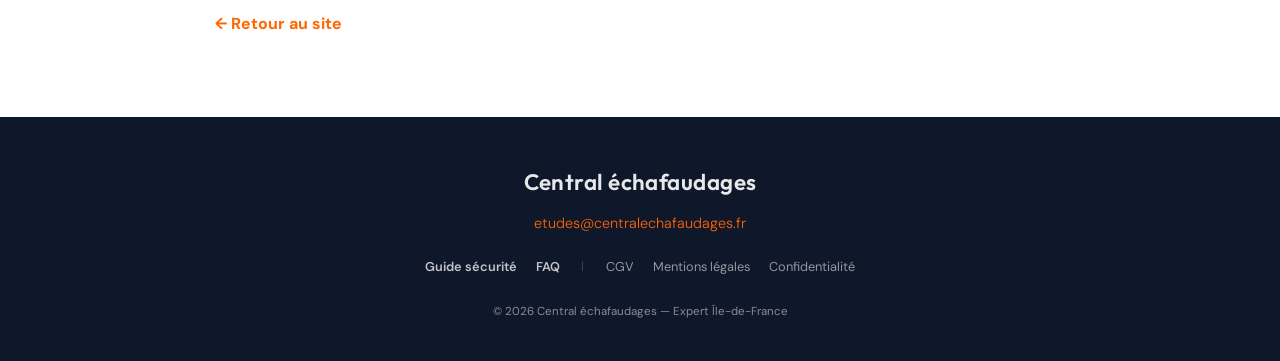
<file: politique-confidentialite.html>
<!DOCTYPE html>
<html lang="fr" class="legal-page">
<head>
    <meta charset="UTF-8">
    <meta name="viewport" content="width=device-width, initial-scale=1.0">
    <title>Politique de confidentialité | Central Échafaudages</title>
    <meta name="robots" content="noindex, follow">

    <link rel="preconnect" href="https://fonts.googleapis.com">
    <link rel="preconnect" href="https://fonts.gstatic.com" crossorigin>
    <link href="https://fonts.googleapis.com/css2?family=DM+Sans:wght@400;700&family=Outfit:wght@700;800&display=swap" rel="stylesheet">
    <link rel="stylesheet" href="style.css">

</head>
<body>

    <header>
        <div class="container">
            <div class="header-inner">
                <a href="index.html#home" class="logo-link" aria-label="Central Échafaudages — accueil">
                    <img src="logo.png" alt="Central Échafaudages" class="logo-img" width="160" height="40">
                </a>
                <a href="tel:0189480928" class="btn-call-header">01 89 48 09 28</a>
            </div>
        </div>
    </header>

    <main class="legal-page">
        <div class="container">
            <div class="legal-content">

                <div class="legal-header">
                    <h1>Politique de confidentialité</h1>
                    <p>Dernière mise à jour : 11 avril 2026</p>
                </div>

                <div class="article">
                    <h2>1. Responsable de traitement</h2>
                    <p>
                        <strong>Central Échafaudages (SAS)</strong><br>
                        SIRET : 94534016400017<br>
                        Siège : 14, allée de Bragance — 93320 Les Pavillons-sous-Bois<br>
                        Email : contact&#64;centralechafaudages&#46;fr
                    </p>
                </div>

                <div class="article">
                    <h2>2. Données collectées</h2>
                    <p>Dans le cadre de votre demande de devis, nous collectons uniquement les données strictement nécessaires au traitement de votre demande :</p>
                    <ul>
                        <li>Prénom et nom</li>
                        <li>Entreprise</li>
                        <li>Email professionnel</li>
                        <li>Téléphone</li>
                        <li>Localisation du chantier et type de travaux</li>
                    </ul>
                    <p>Ces données ne sont jamais revendues à des tiers et sont utilisées exclusivement pour vous recontacter.</p>
                </div>

                <div class="article">
                    <h2>3. Sous-traitants et destinataires</h2>
                    <p>Vos données transitent ou sont stockées par les prestataires suivants, encadrés par le Data Privacy Framework UE-États-Unis :</p>
                    <ul>
                        <li><strong>Cloudflare, Inc. :</strong> protection DDoS et diffusion CDN.</li>
                        <li><strong>Google LLC :</strong> organisation et suivi des demandes.</li>
                        <li><strong>Atlassian :</strong> suivi opérationnel des demandes.</li>
                    </ul>
                </div>

                <div class="article">
                    <h2>4. Durée de conservation</h2>
                    <p>Vos données sont conservées le temps nécessaire au traitement de votre demande, et au maximum 3 ans à compter du dernier contact, conformément aux recommandations de la CNIL.</p>
                </div>

                <div class="article">
                    <h2>5. Vos droits</h2>
                    <p>Conformément au RGPD (Règlement UE 2016/679), vous disposez d'un droit d'accès, de rectification, de suppression et de portabilité de vos données personnelles. Pour toute demande, contactez-nous à : <strong>contact&#64;centralechafaudages&#46;fr</strong>.</p>
                    <p>En cas de réclamation non résolue, vous pouvez saisir la <a href="https://www.cnil.fr" target="_blank" rel="noopener noreferrer">CNIL</a>.</p>
                </div>

                <a href="index.html" class="back-link">← Retour au site</a>

            </div>
        </div>
    </main>

    <footer>
        <div class="container">
            <div class="footer-inner">
                <p class="footer-brand">Central échafaudages</p>
                <a href="mailto:etudes&#64;centralechafaudages&#46;fr" class="footer-email">
                    etudes&#64;centralechafaudages&#46;fr
                </a>
                <nav class="footer-links" aria-label="Liens du site">
                    <a href="guide-echafaudage.html" class="footer-link-util">Guide sécurité</a>
                    <a href="faq.html" class="footer-link-util">FAQ</a>
                    
                    <span class="sep" aria-hidden="true">|</span>
                    
                    <a href="cgv.html">CGV</a>
                    <a href="mentions-legales.html">Mentions légales</a>
                    <a href="politique-confidentialite.html">Confidentialité</a>
                </nav>
                <p class="footer-copy">&copy; 2026 Central échafaudages — Expert Île-de-France</p>
            </div>
        </div>
    </footer>

</body>
</html>
</file>
<file: style.css>
/* ═══════════════════════════════════════════════════════════════
   Central Échafaudages — style.css
═══════════════════════════════════════════════════════════════ */

/* ── Reset ──────────────────────────────────────────────────── */
*, *::before, *::after { box-sizing: border-box; margin: 0; padding: 0; }

:root {
    --blue:      #0033A0;
    --orange:    #FF6600;
    --dark:      #0f172a;
    --mid:       #475569;
    --mid-dark:  #2d3748;
    --light:     #f8fafc;
    --border:    #e2e8f0;
    --w:         70rem;
    --hh:        64px;
    --hh-mobile: 64px;  /* utilisé par les pages légales */
}

/* ── Scroll-snap ────────────────────────────────────────────── */
html { scroll-behavior: smooth; scroll-snap-type: y proximity; }
@media (min-width: 769px) { html { scroll-snap-type: y mandatory; } }

body {
    font-family: 'DM Sans', sans-serif;
    background: #fff; color: var(--dark);
    line-height: 1.6; overflow-x: hidden;
}

/* ── Utilitaires ────────────────────────────────────────────── */
.sr-only {
    position: absolute; width: 1px; height: 1px; padding: 0;
    margin: -1px; overflow: hidden; clip: rect(0,0,0,0);
    white-space: nowrap; border: 0;
}
.hidden { display: none !important; }
.container { max-width: var(--w); margin: 0 auto; width: 100%; padding: 0 1.5rem; }

/* ── Header ─────────────────────────────────────────────────── */
header {
    position: fixed; top: 0; width: 100%; z-index: 200;
    background: #fff; border-bottom: 1px solid var(--border);
    height: var(--hh); display: flex; align-items: center;
}
.header-inner {
    display: flex; justify-content: space-between;
    align-items: center; width: 100%;
}
.logo-link { display: flex; align-items: center; line-height: 0; }
.logo-img  { height: 2rem; width: auto; display: block; }
@media (min-width: 769px) { .logo-img { height: 2.6rem; } }

/* Mobile : logo centré sur #home */
@media (max-width: 768px) {
    header.home-active .header-inner { justify-content: center; }
    header.home-active .logo-img     { height: 2.8rem; }
    header.home-active .btn-call-header { display: none; }
}

.btn-call-header {
    background: var(--orange); color: #fff;
    padding: 0.55rem 1.2rem; border-radius: 50px;
    font-weight: 700; text-decoration: none; font-size: 0.9rem;
    line-height: 1; white-space: nowrap;
    display: flex; align-items: center;
    transition: background 0.2s;
}
.btn-call-header:hover { background: #cc5200; }
.btn-call-header:focus-visible { outline: 3px solid var(--orange); outline-offset: 3px; }


/* ── Header pages légales — aligné sur les marges du contenu ── */
header.header-legal .header-inner {
    max-width: var(--w);
    margin: 0 auto;
    padding: 0 1.5rem;
    width: 100%;
    justify-content: space-between;
}
/* Sur les pages légales, on n'applique pas le logo centré mobile */
header.header-legal.home-active .header-inner { justify-content: space-between; }
header.header-legal.home-active .btn-call-header { display: flex; }
header.header-legal.home-active .logo-img { height: 2rem; }

/* ── Sections ───────────────────────────────────────────────── */
section {
    scroll-snap-align: start; scroll-snap-stop: always;
    min-height: 100dvh;
    display: flex; flex-direction: column; justify-content: center;
    padding-top: var(--hh);
}

/* ── Typographie ────────────────────────────────────────────── */
h1 {
    font-family: 'Outfit', sans-serif;
    font-size: clamp(1.85rem, 6vw, 3.5rem);
    font-weight: 800; color: var(--blue); line-height: 1.12;
}
h2 {
    font-family: 'Outfit', sans-serif;
    font-size: clamp(1.35rem, 4vw, 2.2rem);
    font-weight: 700; color: var(--blue);
}
h3 { font-size: 1rem; font-weight: 700; color: #fff; margin-bottom: 0.6rem; }

/* ── Boutons principaux ─────────────────────────────────────── */
.btn-main {
    display: flex; align-items: center; justify-content: center;
    width: 100%; padding: 1rem 1.5rem; border-radius: 0.8rem;
    font-family: inherit; font-weight: 700; font-size: 0.95rem;
    text-decoration: none; text-align: center;
    text-transform: uppercase; letter-spacing: 0.05em;
    border: none; cursor: pointer; min-height: 52px;
    transition: filter 0.2s, transform 0.1s;
}
.btn-main:hover  { filter: brightness(1.1); }
.btn-main:active { transform: scale(0.97); }
.btn-main:focus-visible { outline: 3px solid var(--orange); outline-offset: 3px; }
.btn-orange { background: var(--orange); color: #fff; }
.btn-blue   { background: var(--blue);   color: #fff; }
@media (min-width: 480px) { .btn-main { width: auto; min-width: 14rem; } }

/* ── HOME ───────────────────────────────────────────────────── */
#home { text-align: center; }
.home-container {
    display: flex; flex-direction: column;
    justify-content: space-between; align-items: center;
    min-height: calc(100dvh - var(--hh));
    padding: 3rem 1.5rem 3.5rem; gap: 2rem;
}
.home-top {
    display: flex; flex-direction: column;
    align-items: center; gap: 1.25rem;
    flex: 1; justify-content: center;
}

/* ──────────────────────────────────────────────────────────────
   BADGE "20 ANS" — cercle double bordure
   ──────────────────────────────────────────────────────────────

   RÉGLAGES DISPONIBLES (à modifier directement dans ce fichier) :

   Taille du badge :
     Mobile  → .stamp-svg dans @media (max-width: 768px) :
                 width / height (défaut : 76px)
     Desktop → .stamp-svg dans @media (min-width: 769px) :
                 width / height (défaut : 96px)

   Couleurs :
     .stamp-bg        → couleur de fond du disque (défaut : --orange)
     .stamp-ring-out  → couleur anneau extérieur   (défaut : blanc 90%)
     .stamp-ring-in   → couleur anneau intérieur   (défaut : blanc 50%)
     .stamp-number    → couleur chiffre "20"       (défaut : blanc)
     .stamp-unit      → couleur "ANS"              (défaut : blanc 90%)
     .stamp-sub       → couleur "expertise"        (défaut : blanc 65%)

   Épaisseur des anneaux :
     Dans le HTML, sur les éléments <circle> :
       stroke-width="4"   → anneau extérieur
       stroke-width="1.5" → anneau intérieur

   Position sur PC (pour éviter chevauchement avec le h1) :
     .stamp-medal dans @media (min-width: 769px) :
       top  → distance par rapport au haut du .stamp-wrap
       right → distance par rapport au bord droit

────────────────────────────────────────────────────────────── */

.stamp-wrap {
    position: relative;
    width: 100%;
    display: flex;
    flex-direction: column;
    align-items: center;
    gap: 1rem;
}

.stamp-medal { flex-shrink: 0; display: block; }

/* Taille mobile */
.stamp-svg { width: 76px; height: 76px; display: block; }

/* PC : absolu, flotte en haut à droite du titre sans le chevaucher */
@media (min-width: 769px) {
    .stamp-wrap {
        flex-direction: row;
        align-items: flex-start;
        justify-content: center;
    }
    .stamp-medal {
        position: absolute;
        right: 0;
        top: -5.5rem;  /* ← ajuster si le badge touche le titre */
    }
    .stamp-svg { width: 96px; height: 96px; }
}

/* Couleurs des éléments SVG */
.stamp-bg       { fill: var(--orange); }
.stamp-ring-out { stroke: rgba(255,255,255,0.9); }
.stamp-ring-in  { stroke: rgba(255,255,255,0.5); }

.stamp-number {
    font-family: 'Outfit', sans-serif;
    font-weight: 800; font-size: 28px;
    fill: #fff;
}
.stamp-unit {
    font-family: 'Outfit', sans-serif;
    font-weight: 700; font-size: 11px;
    fill: rgba(255,255,255,0.9);
    letter-spacing: 2.5px; text-transform: uppercase;
}
.stamp-sub {
    font-family: 'DM Sans', sans-serif;
    font-weight: 400; font-size: 8px;
    fill: rgba(255,255,255,0.65);
    letter-spacing: 1px;
    font-style: italic;
}

/* ── reste du HOME ──────────────────────────────────────────── */
#home p.lead { color: var(--mid); font-size: 1rem; max-width: 32rem; }
@media (min-width: 769px) { #home p.lead { font-size: 1.1rem; } }

.home-btns {
    display: flex; flex-direction: column;
    gap: 0.75rem; width: 100%; max-width: 22rem; align-self: center;
}
@media (min-width: 480px) {
    .home-btns { flex-direction: row; max-width: none; justify-content: center; }
}
.txt-orange { color: var(--orange); }

/* ── EXPERT ─────────────────────────────────────────────────── */
#expert { background: var(--light); }
#expert .container { padding: 2rem 1.5rem; }
#expert h2 { text-align: center; margin-bottom: 1.5rem; }

.cards-grid { display: grid; gap: 1rem; }
@media (min-width: 600px) { .cards-grid { grid-template-columns: repeat(3, 1fr); } }

.card-dark {
    background: var(--dark); padding: 2rem 1.75rem;
    border-radius: 1rem; color: #fff;
    display: flex; flex-direction: column; overflow: hidden;
}
@media (min-width: 600px) { .card-dark { aspect-ratio: 1; } }

.card-num-big {
    font-family: 'Outfit', sans-serif; font-weight: 800;
    color: var(--orange); line-height: 1; display: block;
    margin-bottom: 0.75rem; font-size: 2.5rem;
}
@media (min-width: 600px) { .card-num-big { font-size: 4rem; margin-bottom: 0.5rem; } }

.card-dark h3 { font-size: 1rem; font-weight: 700; color: #fff; margin-bottom: 0.6rem; line-height: 1.3; }
@media (min-width: 600px) { .card-dark h3 { font-size: 1.15rem; margin-bottom: 0.75rem; } }
.card-dark p { color: #94a3b8; line-height: 1.65; font-size: 0.95rem; }
@media (min-width: 600px) { .card-dark p { font-size: 1rem; } }

/* ── PHOTOS ─────────────────────────────────────────────────── */
#photos .container { padding: 2rem 1.5rem; }
#photos h2 { text-align: center; margin-bottom: 1.25rem; }

.photos-grid { display: grid; grid-template-columns: repeat(4, 1fr); gap: 0.75rem; }

@media (max-width: 599px) {
    .photos-grid {
        display: flex; overflow-x: auto;
        scroll-snap-type: x mandatory; gap: 0.75rem;
        scrollbar-width: none; -ms-overflow-style: none;
        padding-bottom: 0.5rem;
    }
    .photos-grid::-webkit-scrollbar { display: none; }
    .photos-grid .photo-card { flex: 0 0 80vw; max-width: 320px; scroll-snap-align: center; }
}

.photo-card { position: relative; border-radius: 0.9rem; overflow: hidden; aspect-ratio: 1; }
.photo-card img {
    width: 100%; height: 100%; object-fit: cover; display: block;
    transition: transform 0.45s ease;
}
.photo-card:hover img { transform: scale(1.08); }
.photo-label {
    position: absolute; bottom: 0; width: 100%; padding: 0.65rem 0.75rem;
    background: linear-gradient(transparent, rgba(0,0,0,0.82));
    color: #fff; font-weight: 700; font-size: 0.72rem;
}
@media (min-width: 769px) { .photo-label { font-size: 0.82rem; } }

.slider-dots { display: none; justify-content: center; gap: 0.4rem; margin-top: 0.75rem; }
@media (max-width: 599px) { .slider-dots { display: flex; } }
.dot { width: 7px; height: 7px; border-radius: 50%; background: var(--border); transition: background 0.2s; }
.dot.active { background: var(--orange); }

/* ── CARTE ──────────────────────────────────────────────────── */
#carte .container { padding: 2rem 1.5rem; }
.carte-layout { display: grid; gap: 1.5rem; align-items: center; }
@media (max-width: 768px) {
    .carte-layout { grid-template-columns: 1fr; }
    .carte-text { order: 0; text-align: center; }
    #idf-svg    { order: 1; max-height: 72vw; min-height: 260px; }
}
@media (min-width: 769px) {
    .carte-layout { grid-template-columns: 1fr 1.2fr; gap: 3rem; }
    #idf-svg { width: 100%; height: auto; }
}
.carte-text h2 { margin-bottom: 0.75rem; }
.carte-text p {
    margin-top: 0.75rem; color: var(--mid); font-style: italic;
    border-left: 3px solid var(--orange); padding-left: 1rem; font-size: 0.95rem;
}
.idf-label {
    font-family: 'Outfit', sans-serif; font-style: italic;
    font-weight: 800; color: var(--orange);
    font-size: 1.1em; display: block; margin-top: 0.1rem;
}
#idf-svg { width: 100%; display: block; }
.dept path { fill: rgba(0,51,160,0.82); stroke: #fff; stroke-width: 1.2; transition: fill 0.25s; }
.dept:hover path, .dept:focus-within path { fill: var(--orange); }
.dept-label { font-size: 11px; font-weight: 800; fill: #fff; text-anchor: middle; pointer-events: none; }

/* ── CONTACT ────────────────────────────────────────────────── */
#contact { position: relative; }
#contact .container { padding: 1.5rem 1.5rem 2rem; }
.contact-layout { display: grid; gap: 2rem; align-items: start; }
@media (min-width: 1024px) {
    .contact-layout { grid-template-columns: 1fr 1fr; align-items: center; gap: 4rem; }
}

.contact-quote .kicker {
    font-size: 0.7rem; font-weight: 800; text-transform: uppercase;
    letter-spacing: 0.1em; color: var(--mid); margin-bottom: 1rem;
}
.contact-quote blockquote {
    font-style: italic; color: var(--mid-dark);
    border-left: 4px solid var(--orange);
    padding-left: 1.25rem; margin: 1rem 0;
}
.contact-quote blockquote p { font-size: 1rem; line-height: 1.6; }
.contact-quote blockquote p + p { margin-top: 0.3rem; }
@media (min-width: 769px) {
    .contact-quote blockquote p { font-size: 1.25rem; line-height: 1.7; }
    .contact-quote blockquote p + p { margin-top: 0.4rem; }
}
.contact-quote .founder { font-weight: 800; color: var(--blue); font-size: 0.88rem; }

/* Wrapper bouton + sous-texte */
.btn-open-form-wrap { display: none; }
@media (max-width: 768px) {
    .btn-open-form-wrap {
        display: flex; flex-direction: column;
        align-items: center; gap: 0.6rem;
        margin-top: 1.75rem; width: 100%;
    }
}

/*
  Bouton "Votre projet" — texte centré via display:grid,
  flèche en position absolute à droite.
  Hauteur inchangée.
*/
.btn-open-form {
    display: grid;
    place-items: center;
    position: relative;
    width: 100%; min-height: 52px;
    padding: 0.9rem 3.5rem; /* espace symétrique pour la flèche */
    border-radius: 0.9rem;
    background: var(--orange); color: #fff;
    font-family: inherit; border: none; cursor: pointer;
    box-shadow: 0 4px 18px rgba(255,102,0,0.4);
    transition: transform 0.15s, background 0.2s;
}
.btn-open-form:active { transform: scale(0.97); background: #cc5200; }
.btn-open-form:focus-visible { outline: 3px solid var(--orange); outline-offset: 3px; }

.btn-open-text {
    font-size: 1.1rem; font-weight: 700;
    text-transform: uppercase; letter-spacing: 0.05em;
    text-align: center;
}

.btn-arrow-svg {
    position: absolute; right: 1.1rem; top: 50%;
    transform: translateY(-50%);
    width: 26px; height: 15px; color: #fff;
    animation: arrow-nudge 1.6s ease-in-out infinite;
}

@keyframes arrow-nudge {
    0%, 100% { transform: translateY(-50%) translateX(0); }
    50%       { transform: translateY(-50%) translateX(5px); }
}

.btn-open-sub {
    font-size: 0.88rem; font-weight: 600;
    font-style: italic; color: var(--mid-dark);
    text-align: center; letter-spacing: 0.01em;
}

/* Boîte formulaire */
.form-box {
    background: var(--blue); padding: 1.75rem 1.5rem;
    border-radius: 1.5rem; color: #fff; width: 100%;
    transition: border-radius 0.25s ease, padding 0.25s ease;
}
@media (min-width: 769px) {
    .form-box { padding: 2.5rem; border-radius: 2rem; max-width: 520px; justify-self: end; }
}
@media (min-width: 1024px) { .form-box { max-width: 100%; } }

@media (max-width: 768px) {
    .form-box { display: none; }
    .form-box.form-fs { display: block; }
}

.form-box > h2 { font-size: 1.15rem; color: #fff; margin-bottom: 1.25rem; font-weight: 700; }

@media (max-width: 768px) {
    .form-box.form-fs {
        position: fixed; inset: 0; z-index: 300;
        border-radius: 0; overflow-y: auto;
        padding-top:    max(1.25rem, env(safe-area-inset-top));
        padding-left:   max(1.25rem, env(safe-area-inset-left));
        padding-right:  max(1.25rem, env(safe-area-inset-right));
        padding-bottom: max(2rem,    env(safe-area-inset-bottom));
    }
    .form-close-btn {
        display: inline-flex; align-items: center; gap: 0.4rem;
        background: rgba(255,255,255,0.12); border: 1px solid rgba(255,255,255,0.2);
        color: #fff; font-size: 0.82rem; font-weight: 700;
        padding: 0.5rem 1rem; border-radius: 50px;
        cursor: pointer; font-family: inherit; margin-bottom: 1.25rem;
    }
    .form-close-btn:focus-visible { outline: 3px solid #fff; outline-offset: 2px; }
}
@media (min-width: 769px) { .form-close-btn { display: none; } }

/* ── Éléments formulaire ────────────────────────────────────── */
.form-section { display: flex; flex-direction: column; gap: 0.9rem; }
.field-label {
    display: block; font-size: 0.68rem; font-weight: 700;
    text-transform: uppercase; letter-spacing: 0.08em;
    color: rgba(255,255,255,0.6); margin-bottom: 0.35rem;
}
.text-input {
    width: 100%; padding: 0.9rem 1rem;
    background: rgba(255,255,255,0.1); border: 1px solid rgba(255,255,255,0.2);
    border-radius: 0.75rem; color: #fff; font-family: inherit; outline: none;
    font-size: max(1rem, 16px); transition: border-color 0.2s;
}
.text-input::placeholder { color: rgba(255,255,255,0.38); }
.text-input:focus         { border-color: rgba(255,255,255,0.65); }
.text-input:focus-visible { outline: 3px solid rgba(255,255,255,0.45); outline-offset: 2px; }

.radio-grid { display: grid; grid-template-columns: 1fr 1fr; gap: 0.55rem; }
.radio-input { position: absolute; opacity: 0; width: 0; height: 0; }
.radio-input:focus-visible + .radio-label { outline: 3px solid #fff; outline-offset: 2px; }
.radio-label {
    display: flex; flex-direction: column; align-items: center; justify-content: center;
    min-height: 52px; padding: 0.85rem 0.4rem;
    background: rgba(255,255,255,0.08); border: 1px solid rgba(255,255,255,0.15);
    border-radius: 0.75rem; text-align: center; cursor: pointer;
    font-size: 0.84rem; font-weight: 600; color: #fff;
    transition: background 0.15s; user-select: none; line-height: 1.3;
}
.radio-label:active { background: rgba(255,255,255,0.18); }
.radio-input:checked + .radio-label { background: var(--orange); border-color: rgba(255,255,255,0.35); }

/*
  Boutons submit — texte centré via display:grid, flèche en absolu.
*/
.btn-submit {
    display: grid; place-items: center;
    position: relative;
    width: 100%; min-height: 52px;
    padding: 0.9rem 3.5rem;
    border-radius: 0.75rem;
    background: var(--orange); color: #fff;
    font-weight: 700; font-size: 1rem;
    border: none; cursor: pointer; font-family: inherit;
    transition: background 0.2s, transform 0.1s;
    margin-top: 0.25rem;
}
.btn-submit:hover   { background: #cc5200; }
.btn-submit:active  { transform: scale(0.99); }
.btn-submit:disabled { opacity: 0.55; cursor: not-allowed; }
.btn-submit:focus-visible { outline: 3px solid #fff; outline-offset: 3px; }

.btn-submit-text {
    text-transform: uppercase; letter-spacing: 0.04em;
    text-align: center;
}

.btn-submit-arrow {
    position: absolute; right: 1.1rem; top: 50%;
    transform: translateY(-50%);
    width: 24px; height: 14px; color: #fff;
}

.btn-back {
    flex: 0 0 auto; padding: 0.9rem 1.25rem; min-height: 52px;
    border-radius: 0.75rem;
    background: rgba(255,255,255,0.1); border: 1px solid rgba(255,255,255,0.22);
    color: #fff; font-weight: 700; cursor: pointer; font-family: inherit;
    font-size: 0.92rem; transition: background 0.15s;
}
.btn-back:hover { background: rgba(255,255,255,0.18); }
.btn-back:focus-visible { outline: 3px solid #fff; outline-offset: 3px; }

.rgpd-row { display: flex; align-items: flex-start; gap: 0.75rem; }
.rgpd-row input[type="checkbox"] {
    width: 1.25rem; height: 1.25rem; flex-shrink: 0;
    margin-top: 0.1rem; accent-color: var(--orange); cursor: pointer;
}
.rgpd-row input:focus-visible { outline: 3px solid #fff; outline-offset: 2px; }
.rgpd-row label { font-size: 0.72rem; color: rgba(255,255,255,0.68); line-height: 1.6; cursor: pointer; }
.rgpd-row label a { color: rgba(255,255,255,0.9); text-decoration: underline; }

.form-error {
    background: rgba(239,68,68,0.15); border: 1px solid rgba(239,68,68,0.4);
    border-radius: 0.5rem; padding: 0.7rem 0.9rem;
    font-size: 0.84rem; color: #fca5a5; line-height: 1.5;
}
.success-msg {
    padding: 1.5rem; text-align: center;
    background: rgba(255,255,255,0.1); border-radius: 1rem;
    border: 1px solid rgba(134,239,172,0.35);
    color: #86efac; font-weight: 700; font-size: 0.95rem; line-height: 1.7;
}

/* ── Utilitaires formulaire ─────────────────────────────────── */
.hp-wrap { position: absolute; left: -9999px; top: -9999px; overflow: hidden; width: 1px; height: 1px; }
.fieldset-clean { border: none; padding: 0; }
.step2-btns { display: flex; gap: 0.6rem; }
.btn-submit-flex { flex: 1; margin-top: 0; }

/* ── FOOTER ─────────────────────────────────────────────────── */
footer {
    scroll-snap-align: start; padding: 3rem 0 2.5rem;
    background: var(--dark); color: #fff; text-align: center;
}
.footer-inner { display: flex; flex-direction: column; align-items: center; gap: 0.7rem; }
.footer-brand {
    font-family: 'Outfit', sans-serif; font-weight: 600;
    font-size: 1.4rem; letter-spacing: 0.02em; color: rgba(255,255,255,0.9);
}
.footer-email { color: var(--orange); font-size: 0.9rem; text-decoration: none; font-weight: 300; }
.footer-email:hover { text-decoration: underline; }
.footer-links {
    display: flex; justify-content: center;
    align-items: center; gap: 0; flex-wrap: wrap;
    margin-top: 0.5rem;
}
/* Deux groupes : utiles | légaux — séparateur visuel */
.footer-links .sep {
    color: rgba(255,255,255,0.2);
    margin: 0 0.75rem; font-size: 0.75rem;
    user-select: none;
}
.footer-links a {
    color: rgba(255,255,255,0.55); text-decoration: none;
    font-size: 0.8rem; padding: 0.15rem 0.6rem;
    border-radius: 3px; transition: color 0.2s;
}
.footer-links a:hover { color: #fff; text-decoration: underline; }
/* Liens "utiles" légèrement mis en valeur */
.footer-links a.footer-link-util {
    color: rgba(255,255,255,0.75); font-weight: 600;
}
.footer-links a.footer-link-util:hover { color: #fff; }
.footer-copy { color: rgba(255,255,255,0.2); font-size: 0.72rem; margin-top: 0.75rem; }

/* ── Corrections contrastes (SEO UX) ───────────────────────── */

/* #374151 sur #fff → ratio 9.7:1 ✅ (était #475569 → 5.9:1) */
#home p.lead    { color: #374151; }
.carte-text p   { color: #374151; }
.contact-quote .kicker { color: #374151; }

/* #b0bec5 sur #0f172a → ratio 5.2:1 ✅ (était #94a3b8 → 4.3:1) */
.card-dark p { color: #b0bec5; }

/* gradient renforcé pour lisibilité sur toutes les photos */
.photo-label { background: linear-gradient(transparent, rgba(0,0,0,0.88)); }

/* rgba(255,255,255,0.85) sur bleu → ratio 5.5:1 ✅ (était 0.68 → 3.8:1) */
.rgpd-row label { color: rgba(255,255,255,0.85); }

/* rgba(255,255,255,0.75) sur bleu → ratio 4.6:1 ✅ (était 0.6 → 3.7:1) */
.field-label { color: rgba(255,255,255,0.75); }

/* rgba(255,255,255,0.5) sur #0f172a → ratio 4.1:1 ✅ (était 0.2 → 1.5:1) */
.footer-copy { color: rgba(255,255,255,0.5); }

/* Animation composée — will-change → layer GPU, pas de reflow ✅ */
.btn-arrow-svg { will-change: transform; }

/* ── BANNIÈRE COOKIES ───────────────────────────────────────── */
#cookie-banner {
    position: fixed; bottom: 1.25rem; left: 50%;
    transform: translateX(-50%);
    width: calc(100% - 2rem); max-width: 42rem;
    background: var(--dark); color: #fff;
    border: 1px solid rgba(255,255,255,0.12);
    border-radius: 1rem; padding: 1.1rem 1.25rem;
    display: flex; flex-direction: column; gap: 0.85rem;
    z-index: 500; box-shadow: 0 8px 32px rgba(0,0,0,0.45);
}
@media (min-width: 600px) {
    #cookie-banner {
        flex-direction: row; align-items: center;
        justify-content: space-between; gap: 1.5rem;
    }
}
#cookie-banner p {
    font-size: 0.82rem; line-height: 1.55;
    color: rgba(255,255,255,0.8); margin: 0;
}
.cookie-btns {
    display: flex; gap: 0.6rem; flex-shrink: 0;
}
#cookie-accept, #cookie-refuse {
    padding: 0.55rem 1.1rem; border-radius: 50px;
    font-family: inherit; font-size: 0.82rem;
    font-weight: 700; cursor: pointer; border: none;
    white-space: nowrap; transition: opacity 0.2s;
}
#cookie-accept {
    background: var(--orange); color: #fff;
}
#cookie-refuse {
    background: rgba(255,255,255,0.12);
    color: rgba(255,255,255,0.85);
    border: 1px solid rgba(255,255,255,0.2);
}
#cookie-accept:hover, #cookie-refuse:hover { opacity: 0.85; }
#cookie-accept:focus-visible, #cookie-refuse:focus-visible {
    outline: 3px solid var(--orange); outline-offset: 2px;
}
/* ═══════════════════════════════════════════════════════════════
   PAGES SECONDAIRES — Styles extraits des blocs <style>
═══════════════════════════════════════════════════════════════ */

/* ── Override scroll-snap pour pages légales ── */
html.legal-page {
    scroll-snap-type: none !important;
}

/* ── Pages légales (CGV, Mentions légales, Confidentialité, FAQ) ── */
main {
    padding-top: calc(var(--hh) + 40px);
    padding-bottom: 80px;
    background-color: #fff;
}

.legal-content {
    max-width: 850px;
    margin: 0 auto;
    color: var(--dark);
}

.legal-header {
    margin-bottom: 50px;
    text-align: center;
}

.legal-header h1 {
    color: var(--blue);
    font-size: clamp(1.8rem, 5vw, 2.5rem);
    margin-bottom: 10px;
}

.legal-header p {
    font-size: 0.9rem;
    color: var(--mid);
    font-weight: 700;
}

.legal-header .subtitle {
    font-size: 1.05rem;
    color: var(--mid);
    max-width: 520px;
    margin: 0 auto;
    line-height: 1.6;
}

.article {
    margin-bottom: 35px;
    padding-bottom: 20px;
    border-bottom: 1px solid var(--border);
}

.article h2 {
    color: var(--blue);
    font-size: 1.25rem;
    margin-bottom: 15px;
    display: flex;
    align-items: center;
    gap: 10px;
}

.article h2::before {
    content: "";
    display: inline-block;
    width: 8px;
    height: 24px;
    background-color: var(--orange);
    border-radius: 4px;
    flex-shrink: 0;
}

.article p {
    margin-bottom: 12px;
    font-size: 1.05rem;
    line-height: 1.7;
    color: #334155;
}

.article p, .article li {
    font-size: 1.05rem;
    line-height: 1.7;
    color: #334155;
}

.article ul {
    margin: 15px 0 15px 25px;
}

.article li {
    margin-bottom: 8px;
    list-style-type: square;
    color: var(--orange);
}

.article li span {
    color: #334155;
}

.article a {
    color: var(--orange);
}

.back-link {
    display: inline-flex;
    align-items: center;
    margin-top: 40px;
    color: var(--orange);
    text-decoration: none;
    font-weight: 700;
    transition: transform 0.2s;
}

.back-link:hover {
    transform: translateX(-5px);
}

/* ── FAQ spécifique ── */
.faq-block {
    margin-bottom: 48px;
}

.faq-block-title {
    font-family: 'Outfit', sans-serif;
    font-size: 1rem;
    font-weight: 800;
    text-transform: uppercase;
    letter-spacing: 0.08em;
    color: var(--orange);
    margin-bottom: 16px;
}

/* Override pour FAQ : supprimer bordures .article */
.faq-block .article {
    margin-bottom: 0;
    padding-bottom: 0;
    border-bottom: none;
}

details.faq-item {
    border-bottom: 1px solid var(--border);
}

details.faq-item:first-of-type {
    border-top: 1px solid var(--border);
}

summary.faq-question {
    list-style: none;
    display: flex;
    justify-content: space-between;
    align-items: center;
    gap: 1rem;
    padding: 1.1rem 0;
    font-size: 1.05rem;
    font-weight: 700;
    color: var(--dark);
    cursor: pointer;
    user-select: none;
    transition: color 0.2s;
}

summary.faq-question::-webkit-details-marker {
    display: none;
}

summary.faq-question:hover {
    color: var(--blue);
}

details[open] summary.faq-question {
    color: var(--blue);
}

summary.faq-question::after {
    content: '';
    flex-shrink: 0;
    width: 22px;
    height: 22px;
    background-color: var(--orange);
    border-radius: 50%;
    background-image: url("data:image/svg+xml,%3Csvg xmlns='http://www.w3.org/2000/svg' viewBox='0 0 20 20'%3E%3Cline x1='10' y1='4' x2='10' y2='16' stroke='white' stroke-width='2.5' stroke-linecap='round'/%3E%3Cline x1='4' y1='10' x2='16' y2='10' stroke='white' stroke-width='2.5' stroke-linecap='round'/%3E%3C/svg%3E");
    background-repeat: no-repeat;
    background-size: contain;
    will-change: transform;
    transition: transform 0.25s ease;
}

details[open] summary.faq-question::after {
    transform: rotate(45deg);
}

.faq-answer {
    padding: 0 0 1.25rem;
}

.faq-answer p {
    font-size: 1.05rem;
    line-height: 1.7;
    color: #334155;
    margin-bottom: 10px;
}

.faq-answer p:last-child {
    margin-bottom: 0;
}

.faq-answer a {
    color: var(--orange);
}

.faq-answer ul {
    margin: 8px 0 10px 1.2rem;
    font-size: 1.05rem;
    line-height: 1.7;
    color: #334155;
}

.faq-answer ul li {
    margin-bottom: 4px;
}

.faq-cta {
    margin-top: 48px;
    padding: 2rem 1.5rem;
    background: var(--light);
    border-radius: 1rem;
    border-left: 4px solid var(--orange);
    text-align: center;
}

.faq-cta p {
    font-size: 1.05rem;
    color: var(--dark);
    margin-bottom: 1.25rem;
}

.faq-cta strong {
    color: var(--blue);
}

.faq-cta a.btn-orange {
    display: inline-block;
    background: var(--orange);
    color: #fff;
    padding: 0.85rem 2rem;
    border-radius: 0.75rem;
    font-weight: 700;
    text-decoration: none;
    font-size: 0.95rem;
    text-transform: uppercase;
    letter-spacing: 0.05em;
    transition: background 0.2s;
}

.faq-cta a.btn-orange:hover {
    background: #cc5200;
}

/* ── Guide échafaudage spécifique ── */
.guide-wrap {
    max-width: 750px;
    margin: 0 auto;
    padding: 0 1.5rem;
    color: var(--dark);
}

.print-only {
    display: none;
}

.guide-header {
    text-align: center;
    margin-bottom: 1.5rem;
}

.guide-header h1 {
    font-family: 'Outfit', sans-serif;
    font-weight: 800;
    font-size: clamp(2.2rem, 8vw, 3rem);
    color: var(--blue);
    text-transform: uppercase;
    line-height: 1;
    margin-bottom: 0.5rem;
}
/* ── Sous-titre du guide ── */
.guide-subtitle {
    font-weight: 700;
    color: var(--mid);
    text-transform: uppercase;
    letter-spacing: 1px;
    font-size: 0.85rem;
    margin: 0;
}

/* ── Liste des autorités (flexbox) ── */
.org-list {
    display: flex;
    gap: 15px;
    flex-wrap: wrap;
    justify-content: center;
    margin-top: 5px;
}

.checklist {
    display: flex;
    flex-direction: column;
    margin-bottom: 2rem;
}

.check-item {
    display: grid;
    grid-template-columns: 40px 1fr;
    align-items: start;
    padding: 0.7rem 0;
    border-bottom: 1px solid var(--border);
}

.check-box {
    font-size: 1.4rem;
    font-weight: 800;
    line-height: 1;
}

.check-item:nth-child(-n+4) .check-box {
    color: var(--blue);
}

.check-item:nth-child(n+5) .check-box {
    color: var(--orange);
}

.check-body {
    padding-left: 5px;
}

.check-title {
    display: block;
    font-size: 1.1rem;
    font-weight: 800;
    color: var(--dark);
    margin-bottom: 2px;
}

.check-desc {
    font-size: 0.95rem;
    color: #334155;
    line-height: 1.4;
    margin: 0;
}

.warning-zone {
    margin-bottom: 2.5rem;
    text-align: center;
}

.warning-kicker {
    color: #b91c1c;
    font-family: 'Outfit', sans-serif;
    font-weight: 800;
    font-size: 1rem;
    text-transform: uppercase;
    margin-bottom: 0.8rem;
    display: block;
}

.warning-text {
    font-size: 1rem;
    line-height: 1.5;
    text-align: justify;
    margin-bottom: 1.2rem;
    color: #334155;
}

.authority-box {
    display: flex;
    flex-direction: column;
    gap: 8px;
    align-items: center;
}

.authority-label {
    font-size: 0.8rem;
    font-weight: 700;
    color: var(--mid);
    text-transform: uppercase;
}

.org-name {
    font-family: 'Outfit', sans-serif;
    font-size: 1.1rem;
    font-weight: 800;
    color: var(--blue);
    border-bottom: 2px solid var(--orange);
    line-height: 1.2;
}

.cta-container {
    text-align: center;
    padding-top: 2rem;
    border-top: 1px solid var(--border);
}

.cta-btn-primary {
    display: inline-flex;
    align-items: center;
    gap: 10px;
    background: var(--orange);
    color: #fff;
    padding: 1rem 2rem;
    border-radius: 10px;
    font-weight: 800;
    font-size: 1.1rem;
    text-decoration: none;
    text-transform: uppercase;
}

.secondary-actions {
    margin-top: 2rem;
    display: flex;
    justify-content: space-between;
    align-items: center;
}

.print-btn {
    background: none;
    border: none;
    color: var(--mid);
    font-weight: 700;
    cursor: pointer;
    display: flex;
    align-items: center;
    gap: 6px;
}

/* ── Configuration impression A4 (guide) ── */
@media print {
    @page {
        size: A4;
        margin: 15mm 10mm;
    }
    
    header, footer, .back-link, .faq-cta, .cta-container, .secondary-actions {
        display: none !important;
    }
    
    main {
        padding-top: 0 !important;
        padding-bottom: 0 !important;
        margin: 0 !important;
    }
    
    .print-only {
        display: block !important;
    }
    
    /* Signature de fin isolée */
    .print-footer-info {
        display: flex !important;
        justify-content: space-between;
        align-items: flex-start;
        border-top: 1.5px solid var(--blue);
        padding-top: 15px;
        margin-top: 40px;
        width: 100%;
        page-break-inside: avoid;
    }
    
    .print-info-left {
        text-align: left;
    }
    
    .print-info-left strong {
        font-family: 'Outfit', sans-serif;
        font-weight: 800;
        font-size: 1.1rem;
        color: var(--blue);
        text-transform: uppercase;
        display: block;
    }
    
    .print-info-left span {
        font-size: 0.8rem;
        color: #475569;
        font-weight: 700;
    }
    
    .print-info-right {
        text-align: right;
        font-size: 0.8rem;
        color: #334155;
        line-height: 1.4;
        font-weight: 600;
    }
    
    .checklist {
        margin-bottom: 1rem;
    }
    
    .check-item {
        padding: 0.45rem 0;
    }
    
    .warning-zone {
        margin-bottom: 1.5rem;
    }
    
    .warning-text {
        margin-bottom: 1rem;
    }
}

/* ── Responsive guide ── */
@media (max-width: 600px) {
    .check-item {
        padding: 0.8rem 0;
    }
    
    .warning-text {
        text-align: left;
    }
}
</file>
